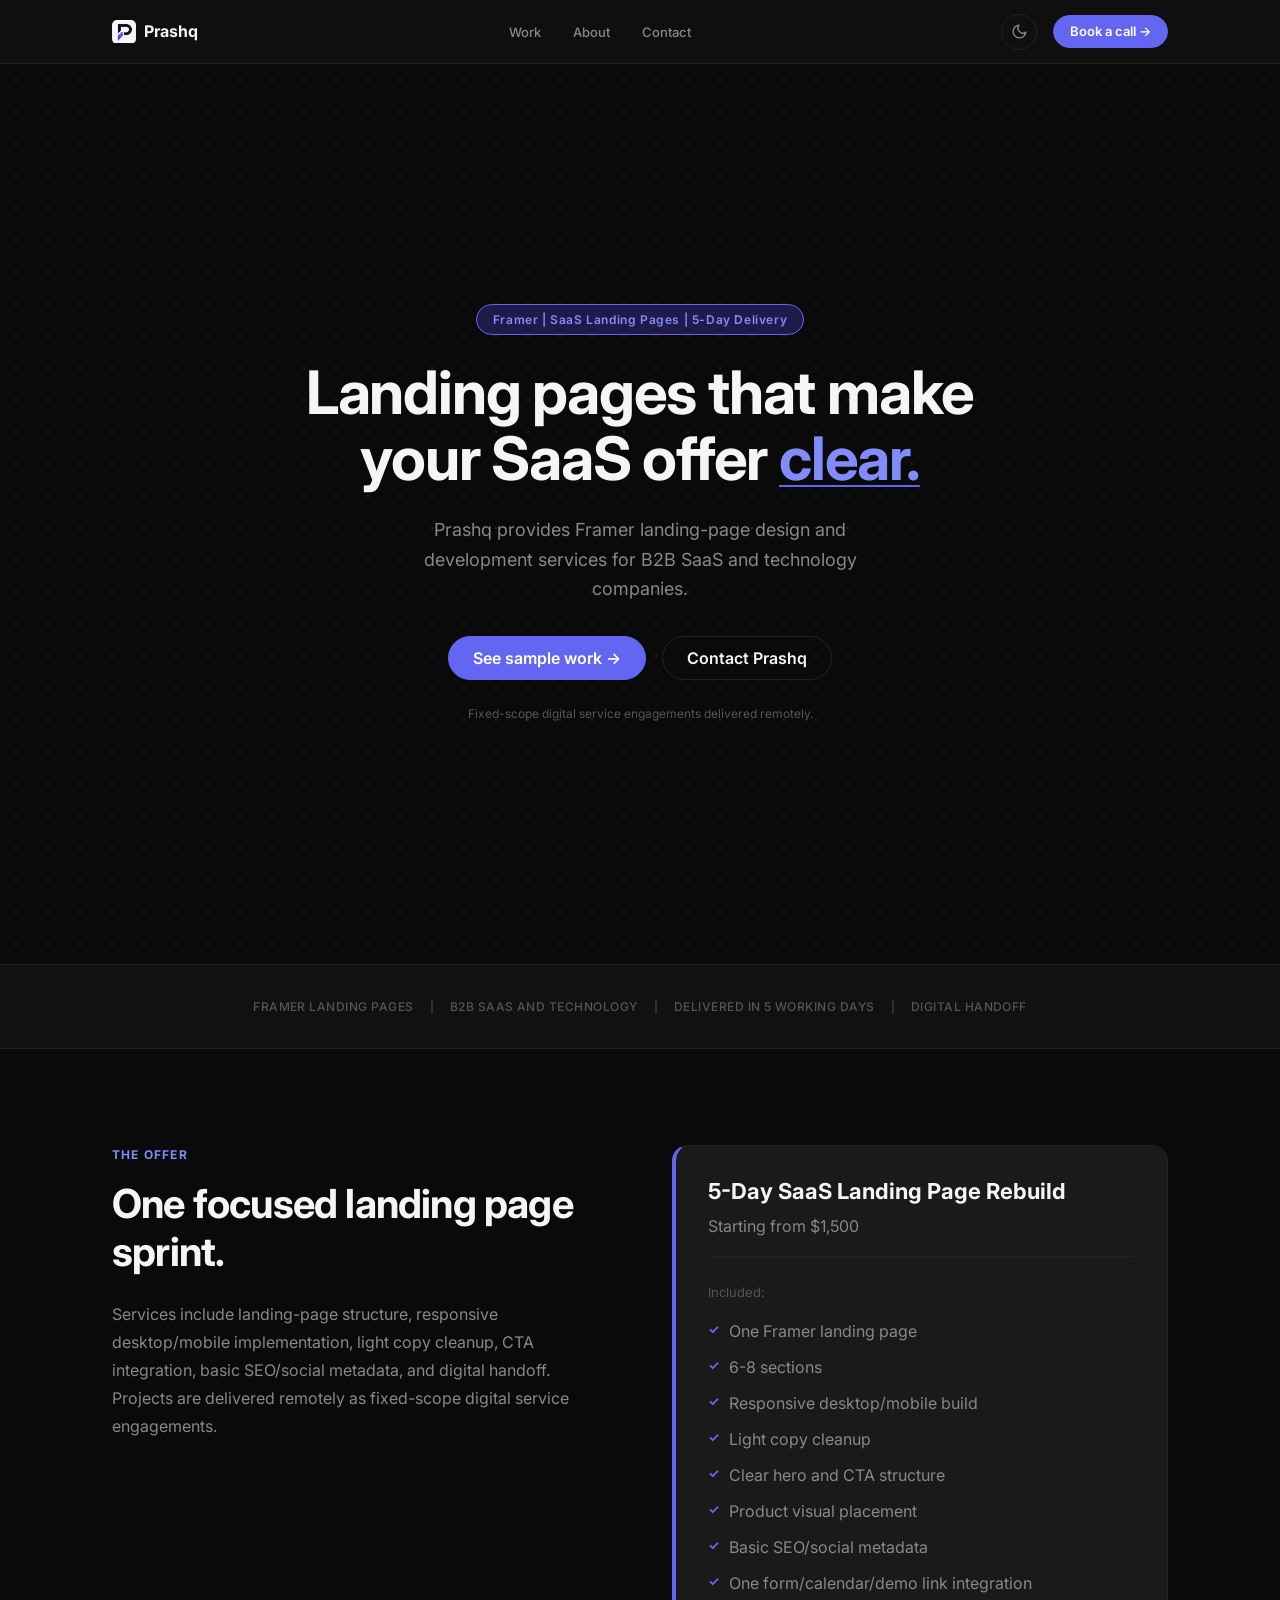
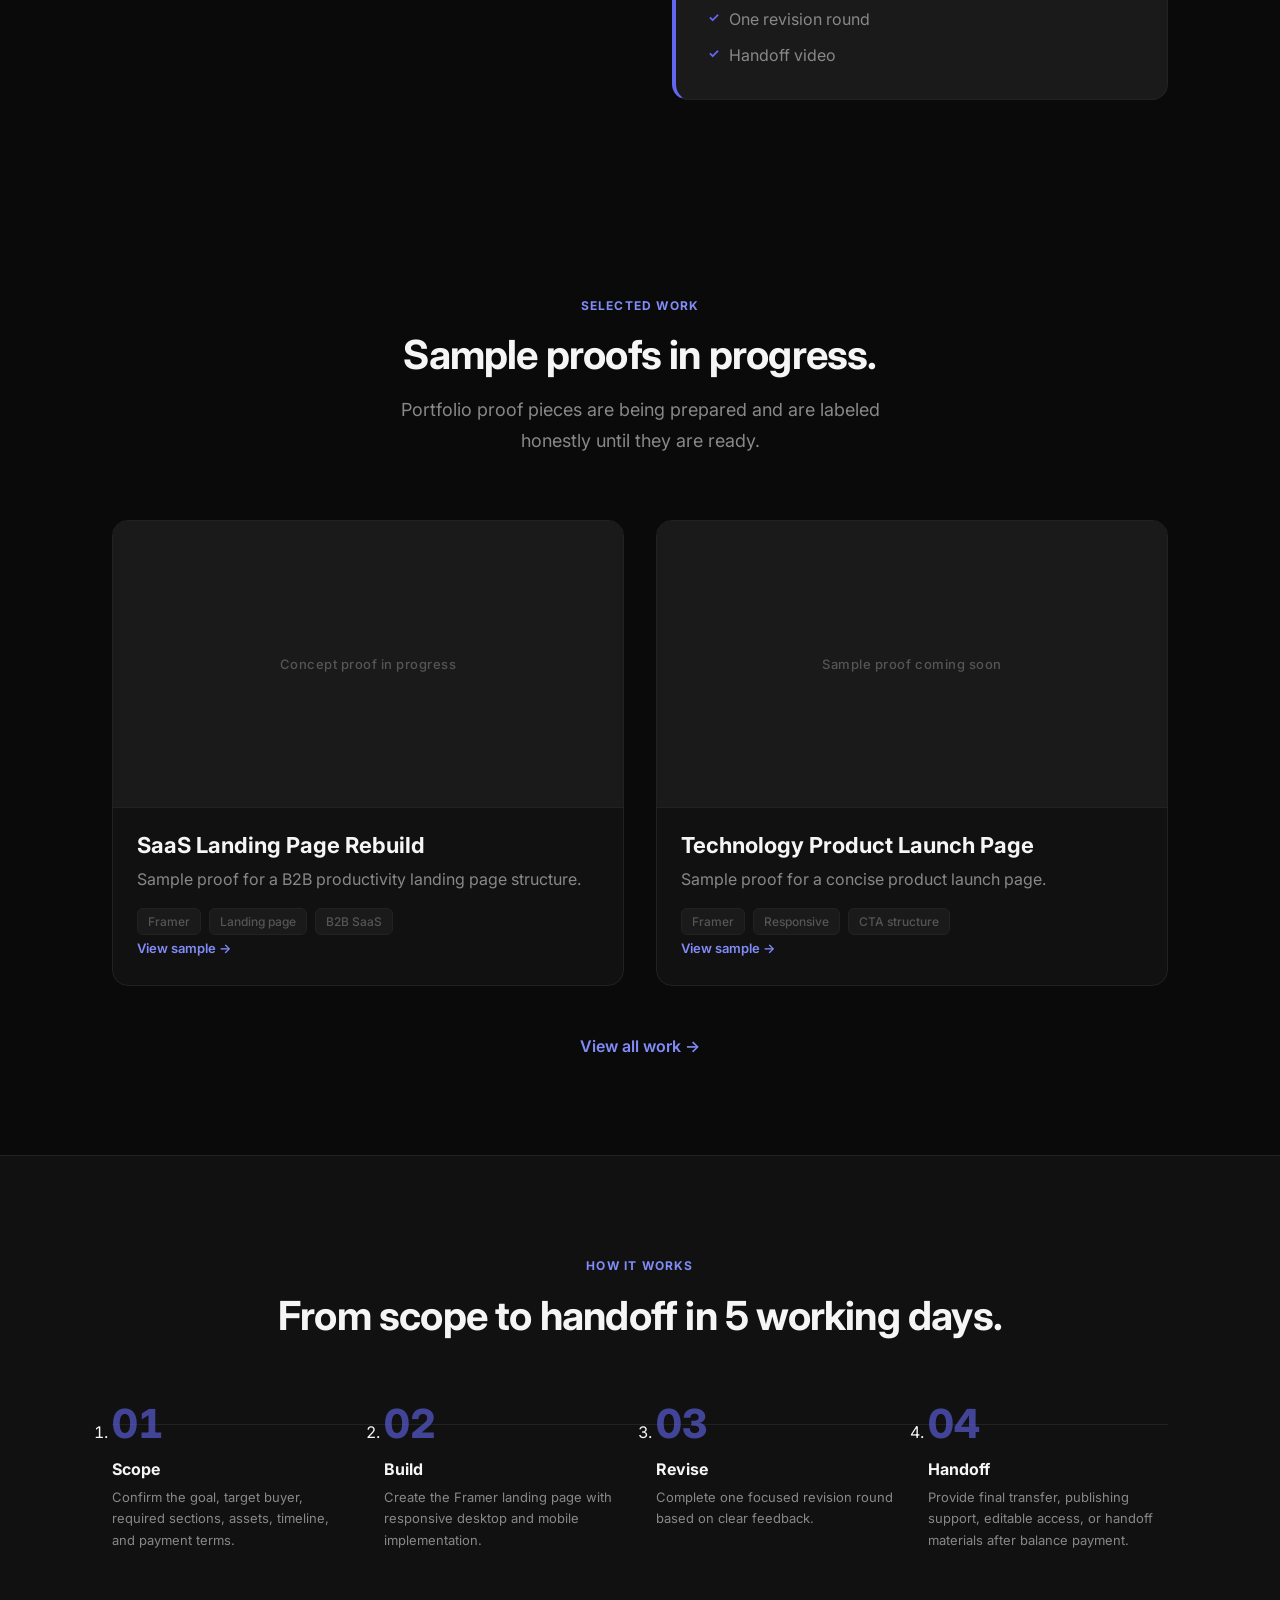
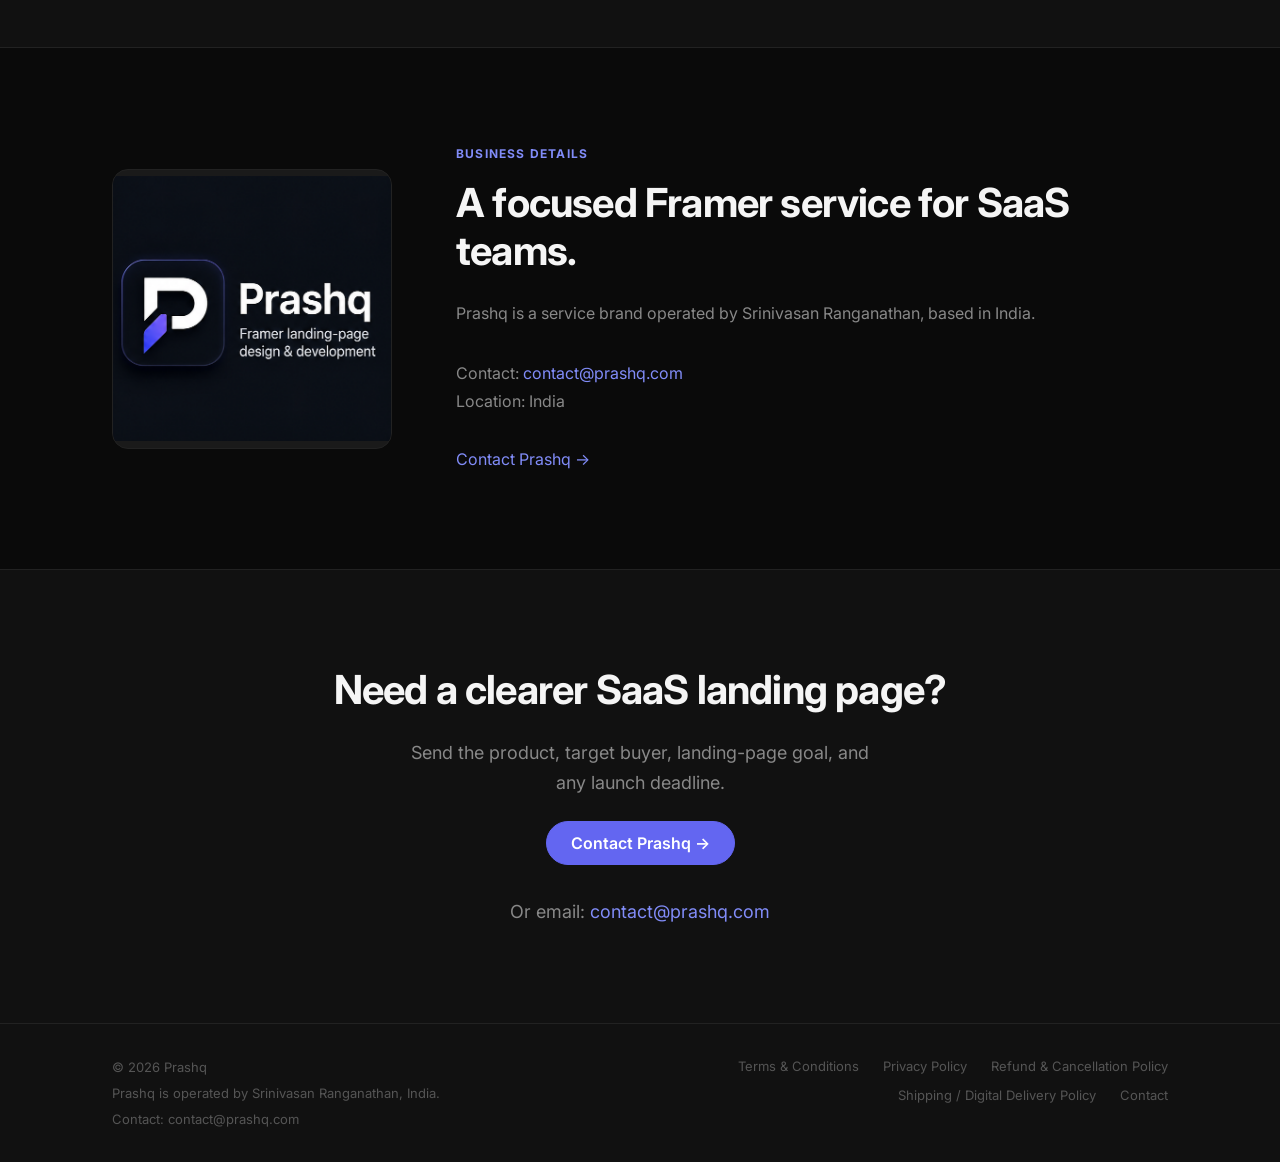
<file: index.html>
<!DOCTYPE html>
<html lang="en">
<head>
  <meta charset="UTF-8">
  <meta name="viewport" content="width=device-width, initial-scale=1.0">

  <title>Prashq &mdash; Framer Landing Page Design and Development</title>
  <meta name="description" content="Prashq provides Framer landing-page design and development services for B2B SaaS and technology companies.">

  <meta property="og:type" content="website">
  <meta property="og:url" content="https://prashq.com/">
  <meta property="og:title" content="Prashq | Framer SaaS Landing Pages">
  <meta property="og:description" content="Framer landing-page design and development services for B2B SaaS and technology companies.">
  <meta property="og:image" content="https://prashq.com/images/logo.png">
  <meta name="twitter:card" content="summary_large_image">

  <link rel="icon" type="image/png" href="images/logo.png">
  <link rel="preconnect" href="https://fonts.googleapis.com">
  <link rel="preconnect" href="https://fonts.gstatic.com" crossorigin>
  <link href="https://fonts.googleapis.com/css2?family=Inter:wght@400;500;600;700;800&display=swap" rel="stylesheet">

  <link rel="stylesheet" href="css/tokens.css">
  <link rel="stylesheet" href="css/global.css">
  <link rel="stylesheet" href="css/nav.css">
  <link rel="stylesheet" href="css/sections.css">

  <script>
    (function(){try{var t=localStorage.getItem('theme');if(t==='light')document.documentElement.setAttribute('data-theme','light');}catch(_){}}());
  </script>
</head>
<body>
  <a href="#main" class="skip-link">Skip to main content</a>

  <nav class="nav" role="navigation" aria-label="Main navigation">
    <div class="nav__inner">
      <a href="/index.html" class="nav__logo">
        <img src="images/logo.png" alt="Prashq logo" class="nav__logo-img">
        <span>Prashq</span>
      </a>

      <ul class="nav__links" role="list">
        <li><a href="/work.html">Work</a></li>
        <li><a href="/about.html">About</a></li>
        <li><a href="/contact.html">Contact</a></li>
      </ul>

      <div class="nav__actions">
        <button class="theme-toggle" aria-label="Switch to light mode" type="button">
          <svg class="icon-sun" xmlns="http://www.w3.org/2000/svg" viewBox="0 0 24 24" fill="none" stroke="currentColor" stroke-width="2" stroke-linecap="round" stroke-linejoin="round" aria-hidden="true">
            <circle cx="12" cy="12" r="5"/>
            <line x1="12" y1="1" x2="12" y2="3"/><line x1="12" y1="21" x2="12" y2="23"/>
            <line x1="4.22" y1="4.22" x2="5.64" y2="5.64"/><line x1="18.36" y1="18.36" x2="19.78" y2="19.78"/>
            <line x1="1" y1="12" x2="3" y2="12"/><line x1="21" y1="12" x2="23" y2="12"/>
            <line x1="4.22" y1="19.78" x2="5.64" y2="18.36"/><line x1="18.36" y1="5.64" x2="19.78" y2="4.22"/>
          </svg>
          <svg class="icon-moon" xmlns="http://www.w3.org/2000/svg" viewBox="0 0 24 24" fill="none" stroke="currentColor" stroke-width="2" stroke-linecap="round" stroke-linejoin="round" aria-hidden="true">
            <path d="M21 12.79A9 9 0 1 1 11.21 3 7 7 0 0 0 21 12.79z"/>
          </svg>
        </button>
        <a href="/contact.html" class="btn btn-primary btn-sm nav-cta">Book a call &rarr;</a>
        <button class="nav__hamburger" aria-label="Open menu" aria-expanded="false" type="button">
          <span></span><span></span><span></span>
        </button>
      </div>
    </div>
  </nav>

  <div class="nav__overlay" role="dialog" aria-modal="true" aria-label="Navigation menu">
    <ul role="list">
      <li><a href="/work.html">Work</a></li>
      <li><a href="/about.html">About</a></li>
      <li><a href="/contact.html">Contact</a></li>
    </ul>
    <a href="/contact.html" class="btn btn-primary overlay-cta">Book a call &rarr;</a>
  </div>

  <main id="main">
    <section class="hero" aria-label="Hero">
      <div class="hero__inner">
        <span class="tag-pill fade-up">Framer | SaaS Landing Pages | 5-Day Delivery</span>
        <h1 class="hero__h1 fade-up">
          Landing pages that make your SaaS offer <span class="accent-word">clear.</span>
        </h1>
        <p class="hero__sub fade-up">
          Prashq provides Framer landing-page design and development services for B2B SaaS and technology companies.
        </p>
        <div class="hero__buttons fade-up">
          <a href="/work.html" class="btn btn-primary">See sample work &rarr;</a>
          <a href="/contact.html" class="btn btn-secondary">Contact Prashq</a>
        </div>
        <p class="hero__disclaimer fade-up">
          Fixed-scope digital service engagements delivered remotely.
        </p>
      </div>
    </section>

    <div class="proof-strip" role="list" aria-label="Key facts">
      <div class="proof-strip__inner">
        <span class="proof-strip__item" role="listitem">Framer landing pages</span>
        <span class="proof-strip__sep" aria-hidden="true">|</span>
        <span class="proof-strip__item" role="listitem">B2B SaaS and technology</span>
        <span class="proof-strip__sep" aria-hidden="true">|</span>
        <span class="proof-strip__item" role="listitem">Delivered in 5 working days</span>
        <span class="proof-strip__sep" aria-hidden="true">|</span>
        <span class="proof-strip__item" role="listitem">Digital handoff</span>
      </div>
    </div>

    <section class="services" aria-label="Services">
      <div class="container">
        <div class="services__grid">
          <div class="services__left">
            <span class="label fade-up">The offer</span>
            <h2 class="fade-up">One focused landing page sprint.</h2>
            <p class="fade-up">
              Services include landing-page structure, responsive desktop/mobile implementation, light copy cleanup, CTA integration, basic SEO/social metadata, and digital handoff.
            </p>
            <p class="fade-up">
              Projects are delivered remotely as fixed-scope digital service engagements.
            </p>
          </div>

          <div class="offer-card fade-up" role="region" aria-label="Service package">
            <h3 class="offer-card__title">5-Day SaaS Landing Page Rebuild</h3>
            <p class="offer-card__price">Starting from $1,500</p>
            <p class="offer-card__included">Included:</p>
            <ul class="offer-card__checklist" role="list">
              <li><span class="offer-card__check" aria-hidden="true">✓</span> One Framer landing page</li>
              <li><span class="offer-card__check" aria-hidden="true">✓</span> 6-8 sections</li>
              <li><span class="offer-card__check" aria-hidden="true">✓</span> Responsive desktop/mobile build</li>
              <li><span class="offer-card__check" aria-hidden="true">✓</span> Light copy cleanup</li>
              <li><span class="offer-card__check" aria-hidden="true">✓</span> Clear hero and CTA structure</li>
              <li><span class="offer-card__check" aria-hidden="true">✓</span> Product visual placement</li>
              <li><span class="offer-card__check" aria-hidden="true">✓</span> Basic SEO/social metadata</li>
              <li><span class="offer-card__check" aria-hidden="true">✓</span> One form/calendar/demo link integration</li>
              <li><span class="offer-card__check" aria-hidden="true">✓</span> One revision round</li>
              <li><span class="offer-card__check" aria-hidden="true">✓</span> Handoff video</li>
            </ul>
          </div>
        </div>
      </div>
    </section>

    <section class="work-preview" aria-label="Selected work">
      <div class="container">
        <div class="section-header">
          <span class="label fade-up">Selected work</span>
          <h2 class="fade-up">Sample proofs in progress.</h2>
          <p class="fade-up">
            Portfolio proof pieces are being prepared and are labeled honestly until they are ready.
          </p>
        </div>

        <div class="projects-grid">
          <a href="/work/project-one.html" class="project-card fade-up" aria-label="View SaaS landing page sample proof">
            <div class="project-card__image" aria-hidden="true">Concept proof in progress</div>
            <div class="project-card__body">
              <h3 class="project-card__title">SaaS Landing Page Rebuild</h3>
              <p class="project-card__desc">Sample proof for a B2B productivity landing page structure.</p>
              <div class="tags" aria-label="Tags">
                <span class="tag">Framer</span>
                <span class="tag">Landing page</span>
                <span class="tag">B2B SaaS</span>
              </div>
              <p class="project-card__link" aria-hidden="true">View sample &rarr;</p>
            </div>
          </a>

          <a href="/work/project-two.html" class="project-card fade-up" aria-label="View technology landing page sample proof">
            <div class="project-card__image" aria-hidden="true">Sample proof coming soon</div>
            <div class="project-card__body">
              <h3 class="project-card__title">Technology Product Launch Page</h3>
              <p class="project-card__desc">Sample proof for a concise product launch page.</p>
              <div class="tags" aria-label="Tags">
                <span class="tag">Framer</span>
                <span class="tag">Responsive</span>
                <span class="tag">CTA structure</span>
              </div>
              <p class="project-card__link" aria-hidden="true">View sample &rarr;</p>
            </div>
          </a>
        </div>

        <div class="view-all">
          <a href="/work.html">View all work &rarr;</a>
        </div>
      </div>
    </section>

    <section class="process" aria-label="How it works">
      <div class="container">
        <div class="section-header">
          <span class="label fade-up">How it works</span>
          <h2 class="fade-up">From scope to handoff in 5 working days.</h2>
        </div>

        <ol class="process__steps" role="list">
          <li class="process__step fade-up">
            <span class="process__step-num" aria-hidden="true">01</span>
            <h3 class="process__step-title">Scope</h3>
            <p class="process__step-desc">Confirm the goal, target buyer, required sections, assets, timeline, and payment terms.</p>
          </li>
          <li class="process__step fade-up">
            <span class="process__step-num" aria-hidden="true">02</span>
            <h3 class="process__step-title">Build</h3>
            <p class="process__step-desc">Create the Framer landing page with responsive desktop and mobile implementation.</p>
          </li>
          <li class="process__step fade-up">
            <span class="process__step-num" aria-hidden="true">03</span>
            <h3 class="process__step-title">Revise</h3>
            <p class="process__step-desc">Complete one focused revision round based on clear feedback.</p>
          </li>
          <li class="process__step fade-up">
            <span class="process__step-num" aria-hidden="true">04</span>
            <h3 class="process__step-title">Handoff</h3>
            <p class="process__step-desc">Provide final transfer, publishing support, editable access, or handoff materials after balance payment.</p>
          </li>
        </ol>
      </div>
    </section>

    <section class="about-snippet" aria-label="About Prashq">
      <div class="container">
        <div class="about-snippet__grid">
          <div class="about-snippet__image fade-up">
            <img src="images/dark-about.png" alt="Prashq logo and service description" class="theme-about-image theme-about-image--dark">
            <img src="images/light-about.png" alt="Prashq logo and service description" class="theme-about-image theme-about-image--light">
          </div>
          <div class="about-snippet__text">
            <span class="label fade-up">Business details</span>
            <h2 class="fade-up">A focused Framer service for SaaS teams.</h2>
            <p class="fade-up">
              Prashq is a service brand operated by Srinivasan Ranganathan, based in India.
            </p>
            <p class="fade-up">
              Contact: <a href="mailto:contact@prashq.com">contact@prashq.com</a><br>
              Location: India
            </p>
            <a href="/contact.html" class="fade-up">Contact Prashq &rarr;</a>
          </div>
        </div>
      </div>
    </section>

    <section class="closing-cta" aria-label="Get in touch">
      <div class="container">
        <div class="closing-cta__inner">
          <h2 class="fade-up">Need a clearer SaaS landing page?</h2>
          <p class="fade-up">
            Send the product, target buyer, landing-page goal, and any launch deadline.
          </p>
          <a href="/contact.html" class="btn btn-primary fade-up">Contact Prashq &rarr;</a>
          <p class="closing-cta__email fade-up">
            Or email: <a href="mailto:contact@prashq.com">contact@prashq.com</a>
          </p>
        </div>
      </div>
    </section>
  </main>

  <footer class="footer" role="contentinfo">
    <div class="footer__inner container">
      <div class="footer__brand">
        <p>© 2026 Prashq</p>
        <p>Prashq is operated by Srinivasan Ranganathan, India.</p>
        <p>Contact: <a href="mailto:contact@prashq.com">contact@prashq.com</a></p>
      </div>
      <nav class="footer__links" aria-label="Footer links">
        <a href="/terms.html">Terms &amp; Conditions</a>
        <a href="/privacy.html">Privacy Policy</a>
        <a href="/refund-cancellation.html">Refund &amp; Cancellation Policy</a>
        <a href="/shipping-delivery.html">Shipping / Digital Delivery Policy</a>
        <a href="/contact.html">Contact</a>
      </nav>
    </div>
  </footer>

  <script src="js/theme.js"></script>
  <script src="js/animations.js"></script>
  <script src="js/nav.js"></script>
</body>
</html>
</file>
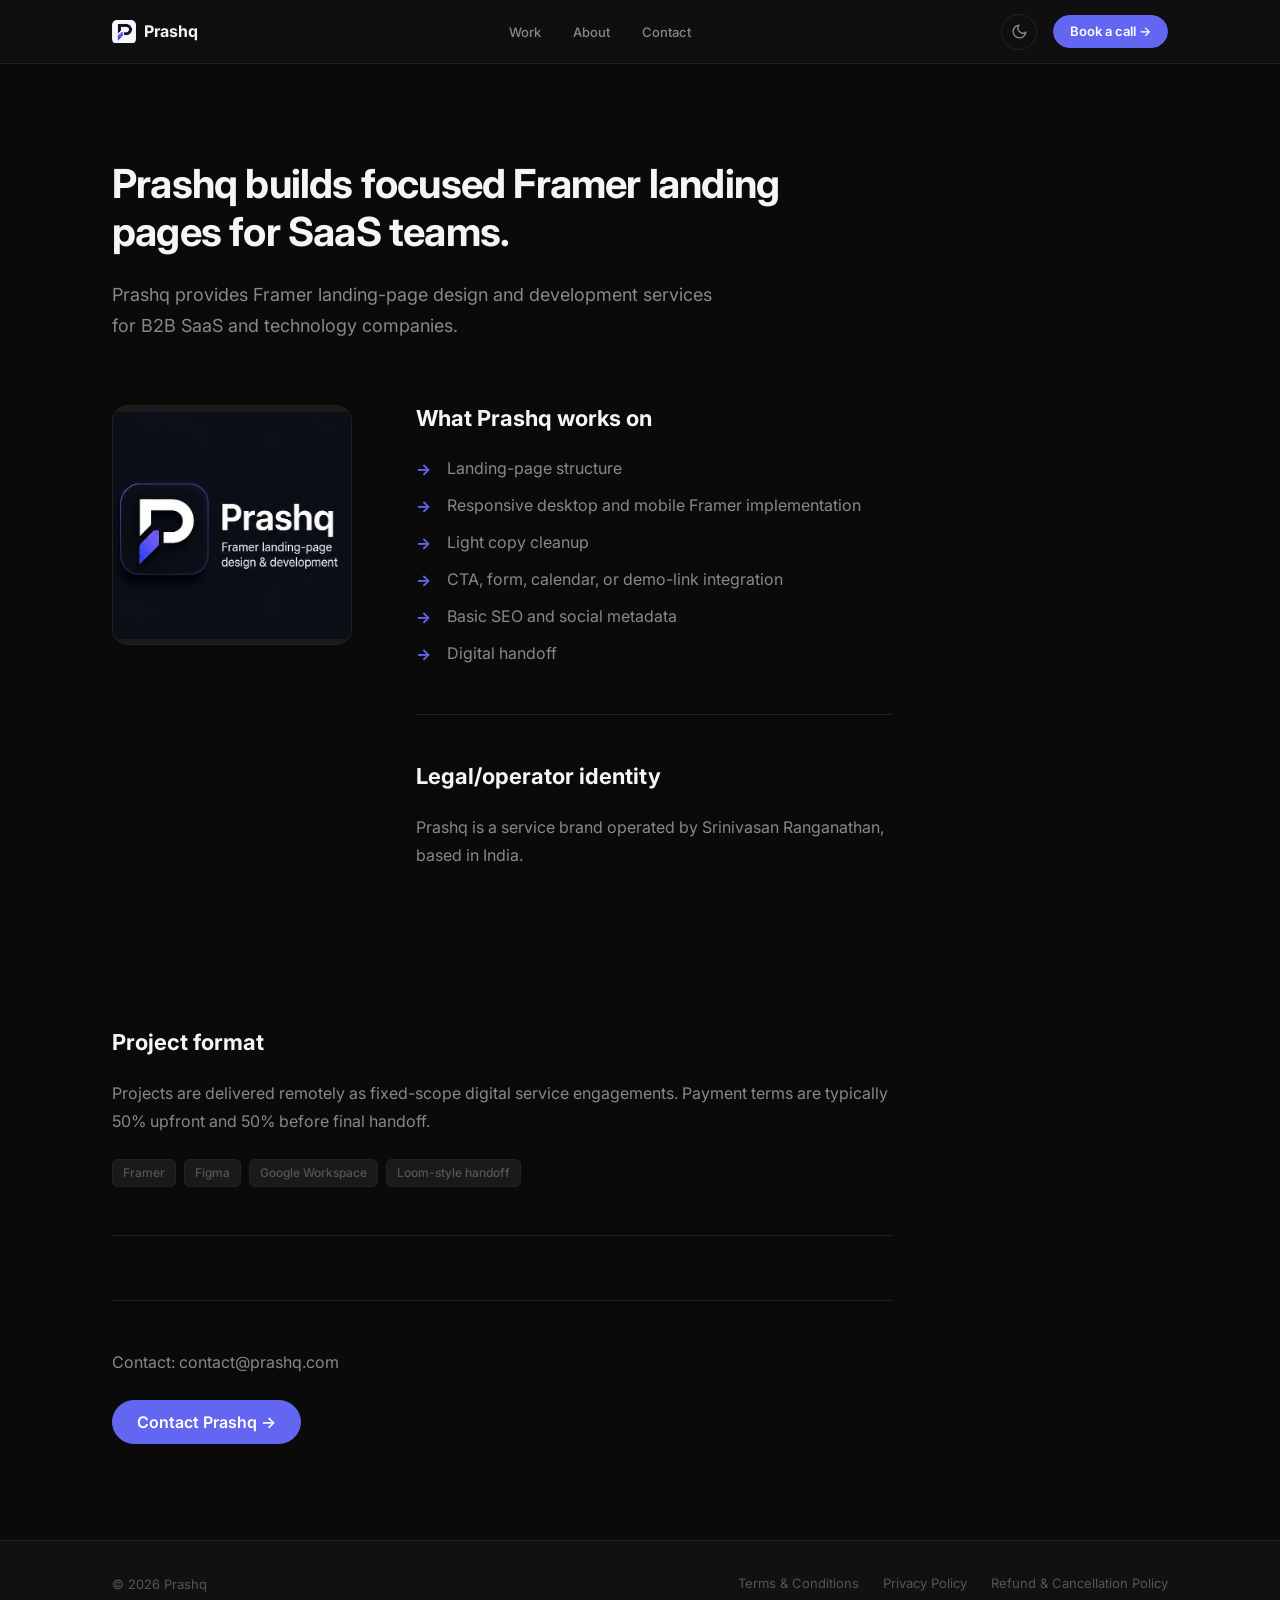
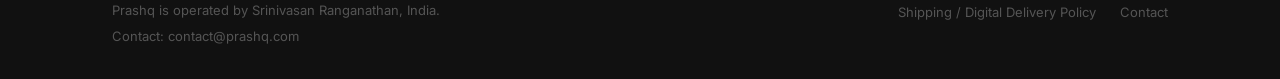
<file: about.html>
<!DOCTYPE html>
<html lang="en">
<head>
  <meta charset="UTF-8">
  <meta name="viewport" content="width=device-width, initial-scale=1.0">
  <title>About | Prashq</title>
  <meta name="description" content="About Prashq, a Framer landing-page design and development service for B2B SaaS and technology companies.">
  <meta property="og:type" content="website">
  <meta property="og:url" content="https://prashq.com/about.html">
  <meta property="og:title" content="About | Prashq">
  <meta property="og:description" content="Framer landing-page design and development services for B2B SaaS and technology companies.">
  <meta property="og:image" content="https://prashq.com/images/logo.png">
  <meta name="twitter:card" content="summary_large_image">
  <link rel="icon" type="image/png" href="images/logo.png">
  <link rel="preconnect" href="https://fonts.googleapis.com">
  <link rel="preconnect" href="https://fonts.gstatic.com" crossorigin>
  <link href="https://fonts.googleapis.com/css2?family=Inter:wght@400;500;600;700;800&display=swap" rel="stylesheet">
  <link rel="stylesheet" href="css/tokens.css">
  <link rel="stylesheet" href="css/global.css">
  <link rel="stylesheet" href="css/nav.css">
  <link rel="stylesheet" href="css/about.css">
  <script>(function(){try{var t=localStorage.getItem('theme');if(t==='light')document.documentElement.setAttribute('data-theme','light');}catch(_){}}());</script>
</head>
<body>
  <a href="#main" class="skip-link">Skip to main content</a>
  <nav class="nav" role="navigation" aria-label="Main navigation">
    <div class="nav__inner">
      <a href="/index.html" class="nav__logo">
        <img src="images/logo.png" alt="Prashq logo" class="nav__logo-img">
        <span>Prashq</span>
      </a>
      <ul class="nav__links" role="list">
        <li><a href="/work.html">Work</a></li>
        <li><a href="/about.html" aria-current="page">About</a></li>
        <li><a href="/contact.html">Contact</a></li>
      </ul>
      <div class="nav__actions">
        <button class="theme-toggle" aria-label="Switch to light mode" type="button">
          <svg class="icon-sun" xmlns="http://www.w3.org/2000/svg" viewBox="0 0 24 24" fill="none" stroke="currentColor" stroke-width="2" stroke-linecap="round" stroke-linejoin="round" aria-hidden="true"><circle cx="12" cy="12" r="5"/><line x1="12" y1="1" x2="12" y2="3"/><line x1="12" y1="21" x2="12" y2="23"/><line x1="4.22" y1="4.22" x2="5.64" y2="5.64"/><line x1="18.36" y1="18.36" x2="19.78" y2="19.78"/><line x1="1" y1="12" x2="3" y2="12"/><line x1="21" y1="12" x2="23" y2="12"/><line x1="4.22" y1="19.78" x2="5.64" y2="18.36"/><line x1="18.36" y1="5.64" x2="19.78" y2="4.22"/></svg>
          <svg class="icon-moon" xmlns="http://www.w3.org/2000/svg" viewBox="0 0 24 24" fill="none" stroke="currentColor" stroke-width="2" stroke-linecap="round" stroke-linejoin="round" aria-hidden="true"><path d="M21 12.79A9 9 0 1 1 11.21 3 7 7 0 0 0 21 12.79z"/></svg>
        </button>
        <a href="/contact.html" class="btn btn-primary btn-sm nav-cta">Book a call &rarr;</a>
        <button class="nav__hamburger" aria-label="Open menu" aria-expanded="false" type="button"><span></span><span></span><span></span></button>
      </div>
    </div>
  </nav>
  <div class="nav__overlay" role="dialog" aria-modal="true" aria-label="Navigation menu"><ul role="list"><li><a href="/work.html">Work</a></li><li><a href="/about.html">About</a></li><li><a href="/contact.html">Contact</a></li></ul><a href="/contact.html" class="btn btn-primary overlay-cta">Book a call &rarr;</a></div>

  <main id="main">
    <div class="about-page">
      <div class="container">
        <div class="about-page__inner">
          <div class="about-page__header">
            <h1 class="fade-up">Prashq builds focused Framer landing pages for SaaS teams.</h1>
            <p class="fade-up">Prashq provides Framer landing-page design and development services for B2B SaaS and technology companies.</p>
          </div>
          <div class="about-page__grid">
            <div class="about-page__image fade-up">
              <img src="images/dark-about.png" alt="Prashq logo and service description" class="theme-about-image theme-about-image--dark">
              <img src="images/light-about.png" alt="Prashq logo and service description" class="theme-about-image theme-about-image--light">
            </div>
            <div>
              <div class="about-page__section fade-up">
                <h3>What Prashq works on</h3>
                <ul class="about-page__list" role="list">
                  <li>Landing-page structure</li>
                  <li>Responsive desktop and mobile Framer implementation</li>
                  <li>Light copy cleanup</li>
                  <li>CTA, form, calendar, or demo-link integration</li>
                  <li>Basic SEO and social metadata</li>
                  <li>Digital handoff</li>
                </ul>
              </div>
              <div class="about-page__section fade-up">
                <h3>Legal/operator identity</h3>
                <p>Prashq is a service brand operated by Srinivasan Ranganathan, based in India.</p>
              </div>
            </div>
          </div>
          <div class="about-page__section fade-up">
            <h3>Project format</h3>
            <p>Projects are delivered remotely as fixed-scope digital service engagements. Payment terms are typically 50% upfront and 50% before final handoff.</p>
            <div class="about-page__tools" role="list" aria-label="Tools">
              <span class="tag" role="listitem">Framer</span>
              <span class="tag" role="listitem">Figma</span>
              <span class="tag" role="listitem">Google Workspace</span>
              <span class="tag" role="listitem">Loom-style handoff</span>
            </div>
          </div>
          <div class="about-page__cta fade-up">
            <p>Contact: contact@prashq.com</p>
            <a href="/contact.html" class="btn btn-primary">Contact Prashq &rarr;</a>
          </div>
        </div>
      </div>
    </div>
  </main>

  <footer class="footer" role="contentinfo"><div class="footer__inner container"><div class="footer__brand"><p>© 2026 Prashq</p><p>Prashq is operated by Srinivasan Ranganathan, India.</p><p>Contact: <a href="mailto:contact@prashq.com">contact@prashq.com</a></p></div><nav class="footer__links" aria-label="Footer links"><a href="/terms.html">Terms &amp; Conditions</a><a href="/privacy.html">Privacy Policy</a><a href="/refund-cancellation.html">Refund &amp; Cancellation Policy</a><a href="/shipping-delivery.html">Shipping / Digital Delivery Policy</a><a href="/contact.html">Contact</a></nav></div></footer>
  <script src="js/theme.js"></script><script src="js/animations.js"></script><script src="js/nav.js"></script>
</body>
</html>
</file>
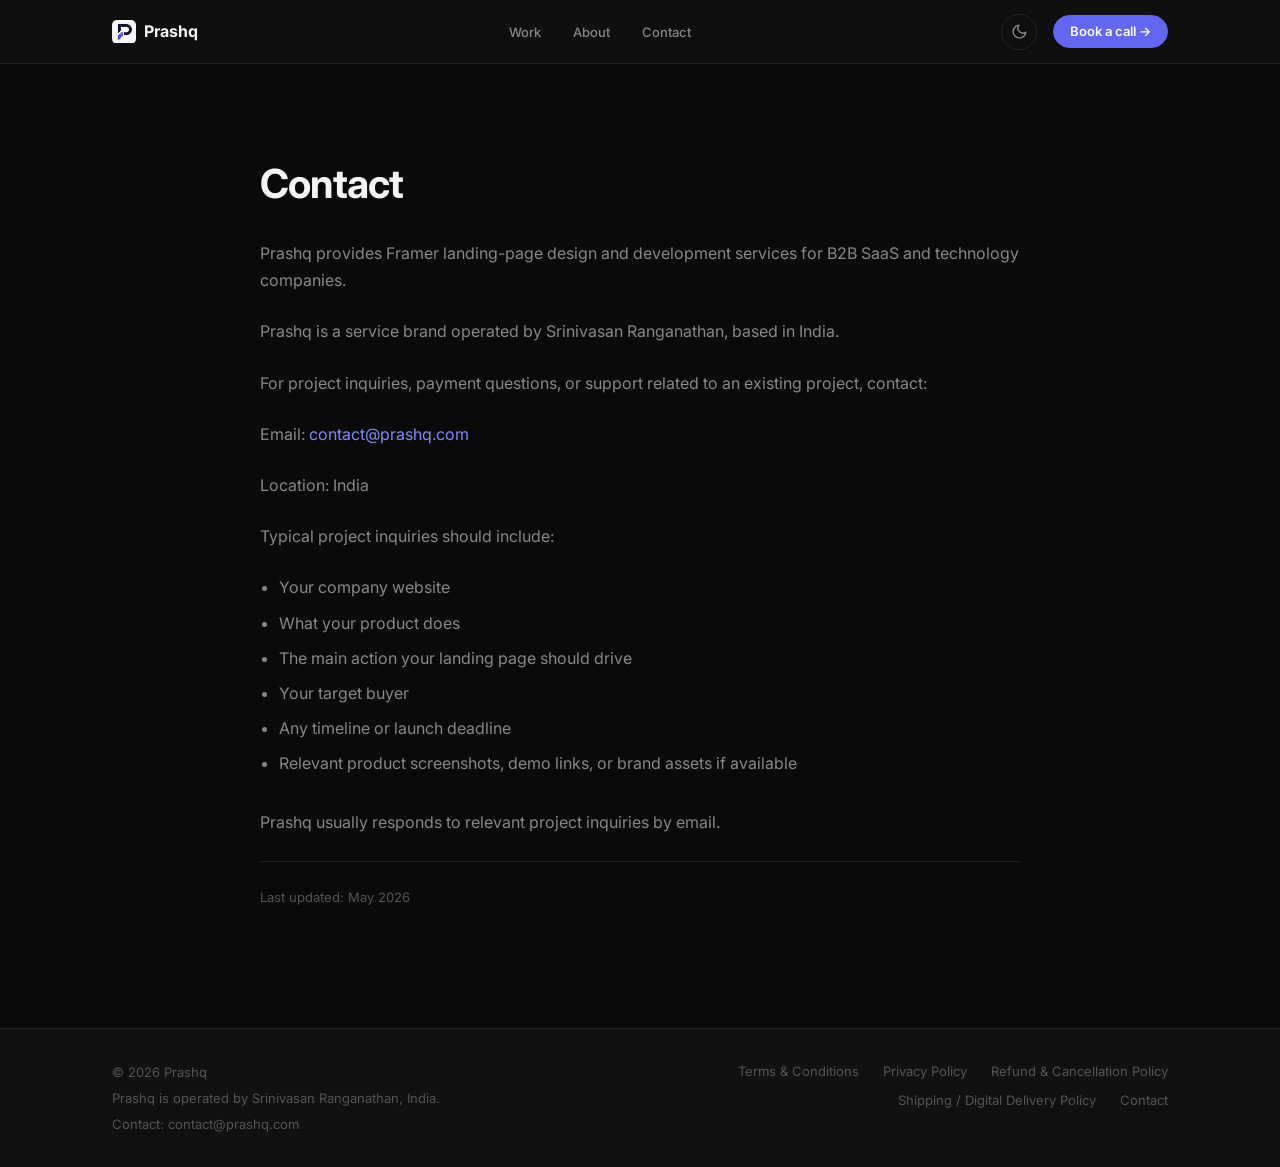
<file: contact.html>
<!DOCTYPE html>
<html lang="en">
<head>
  <meta charset="UTF-8">
  <meta name="viewport" content="width=device-width, initial-scale=1.0">

  <title>Contact &mdash; Prashq</title>
  <meta name="description" content="Contact Prashq for Framer landing-page design and development services.">

  <meta property="og:type" content="website">
  <meta property="og:url" content="https://prashq.com/contact.html">
  <meta property="og:title" content="Contact | Prashq">
  <meta property="og:description" content="Contact Prashq for Framer landing-page design and development services.">
  <meta property="og:image" content="https://prashq.com/images/logo.png">
  <meta name="twitter:card" content="summary_large_image">

  <link rel="icon" type="image/png" href="images/logo.png">
  <link rel="preconnect" href="https://fonts.googleapis.com">
  <link rel="preconnect" href="https://fonts.gstatic.com" crossorigin>
  <link href="https://fonts.googleapis.com/css2?family=Inter:wght@400;500;600;700;800&display=swap" rel="stylesheet">

  <link rel="stylesheet" href="css/tokens.css">
  <link rel="stylesheet" href="css/global.css">
  <link rel="stylesheet" href="css/nav.css">
  <link rel="stylesheet" href="css/legal.css">

  <script>
    (function(){try{var t=localStorage.getItem('theme');if(t==='light')document.documentElement.setAttribute('data-theme','light');}catch(_){}}());
  </script>
</head>
<body>
  <a href="#main" class="skip-link">Skip to main content</a>

  <nav class="nav" role="navigation" aria-label="Main navigation">
    <div class="nav__inner">
      <a href="/index.html" class="nav__logo">
        <img src="images/logo.png" alt="Prashq logo" class="nav__logo-img">
        <span>Prashq</span>
      </a>
      <ul class="nav__links" role="list">
        <li><a href="/work.html">Work</a></li>
        <li><a href="/about.html">About</a></li>
        <li><a href="/contact.html" aria-current="page">Contact</a></li>
      </ul>
      <div class="nav__actions">
        <button class="theme-toggle" aria-label="Switch to light mode" type="button">
          <svg class="icon-sun" xmlns="http://www.w3.org/2000/svg" viewBox="0 0 24 24" fill="none" stroke="currentColor" stroke-width="2" stroke-linecap="round" stroke-linejoin="round" aria-hidden="true"><circle cx="12" cy="12" r="5"/><line x1="12" y1="1" x2="12" y2="3"/><line x1="12" y1="21" x2="12" y2="23"/><line x1="4.22" y1="4.22" x2="5.64" y2="5.64"/><line x1="18.36" y1="18.36" x2="19.78" y2="19.78"/><line x1="1" y1="12" x2="3" y2="12"/><line x1="21" y1="12" x2="23" y2="12"/><line x1="4.22" y1="19.78" x2="5.64" y2="18.36"/><line x1="18.36" y1="5.64" x2="19.78" y2="4.22"/></svg>
          <svg class="icon-moon" xmlns="http://www.w3.org/2000/svg" viewBox="0 0 24 24" fill="none" stroke="currentColor" stroke-width="2" stroke-linecap="round" stroke-linejoin="round" aria-hidden="true"><path d="M21 12.79A9 9 0 1 1 11.21 3 7 7 0 0 0 21 12.79z"/></svg>
        </button>
        <a href="/contact.html" class="btn btn-primary btn-sm nav-cta" aria-current="page">Book a call &rarr;</a>
        <button class="nav__hamburger" aria-label="Open menu" aria-expanded="false" type="button"><span></span><span></span><span></span></button>
      </div>
    </div>
  </nav>

  <div class="nav__overlay" role="dialog" aria-modal="true" aria-label="Navigation menu">
    <ul role="list">
      <li><a href="/work.html">Work</a></li>
      <li><a href="/about.html">About</a></li>
      <li><a href="/contact.html">Contact</a></li>
    </ul>
    <a href="/contact.html" class="btn btn-primary overlay-cta">Book a call &rarr;</a>
  </div>

  <main id="main">
    <section class="legal-page">
      <div class="container">
        <div class="legal-page__inner">
          <h1>Contact</h1>
          <p>Prashq provides Framer landing-page design and development services for B2B SaaS and technology companies.</p>
          <p>Prashq is a service brand operated by Srinivasan Ranganathan, based in India.</p>
          <p>For project inquiries, payment questions, or support related to an existing project, contact:</p>
          <p>Email: <a href="mailto:contact@prashq.com">contact@prashq.com</a></p>
          <p>Location: India</p>
          <p>Typical project inquiries should include:</p>
          <ul>
            <li>Your company website</li>
            <li>What your product does</li>
            <li>The main action your landing page should drive</li>
            <li>Your target buyer</li>
            <li>Any timeline or launch deadline</li>
            <li>Relevant product screenshots, demo links, or brand assets if available</li>
          </ul>
          <p>Prashq usually responds to relevant project inquiries by email.</p>
          <p class="legal-page__meta">Last updated: May 2026</p>
        </div>
      </div>
    </section>
  </main>

  <footer class="footer" role="contentinfo">
    <div class="footer__inner container">
      <div class="footer__brand">
        <p>© 2026 Prashq</p>
        <p>Prashq is operated by Srinivasan Ranganathan, India.</p>
        <p>Contact: <a href="mailto:contact@prashq.com">contact@prashq.com</a></p>
      </div>
      <nav class="footer__links" aria-label="Footer links">
        <a href="/terms.html">Terms &amp; Conditions</a>
        <a href="/privacy.html">Privacy Policy</a>
        <a href="/refund-cancellation.html">Refund &amp; Cancellation Policy</a>
        <a href="/shipping-delivery.html">Shipping / Digital Delivery Policy</a>
        <a href="/contact.html" aria-current="page">Contact</a>
      </nav>
    </div>
  </footer>

  <script src="js/theme.js"></script>
  <script src="js/animations.js"></script>
  <script src="js/nav.js"></script>
</body>
</html>
</file>
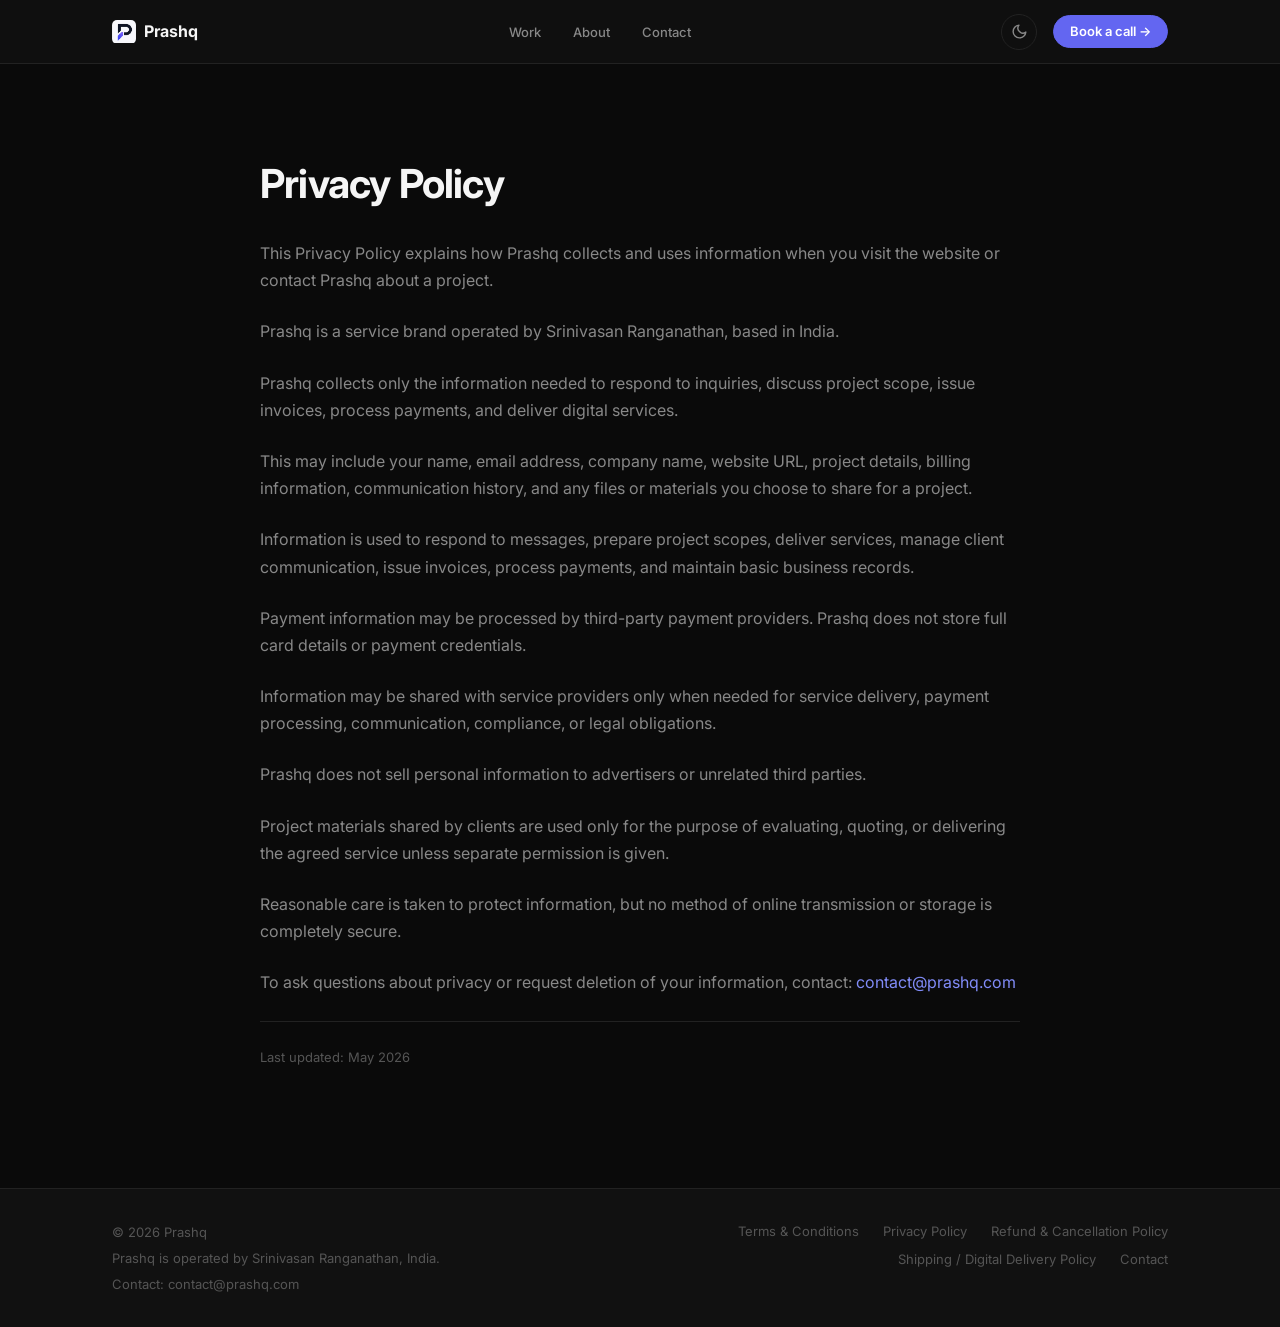
<file: privacy.html>
<!DOCTYPE html>
<html lang="en">
<head>
  <meta charset="UTF-8">
  <meta name="viewport" content="width=device-width, initial-scale=1.0">
  <title>Privacy Policy &mdash; Prashq</title>
  <meta name="description" content="Privacy policy for Prashq.">
  <meta property="og:type" content="website">
  <meta property="og:url" content="https://prashq.com/privacy.html">
  <meta property="og:title" content="Privacy Policy | Prashq">
  <meta property="og:description" content="Privacy policy for Prashq.">
  <meta property="og:image" content="https://prashq.com/images/logo.png">
  <meta name="twitter:card" content="summary_large_image">
  <link rel="icon" type="image/png" href="images/logo.png">
  <link rel="preconnect" href="https://fonts.googleapis.com">
  <link rel="preconnect" href="https://fonts.gstatic.com" crossorigin>
  <link href="https://fonts.googleapis.com/css2?family=Inter:wght@400;500;600;700;800&display=swap" rel="stylesheet">
  <link rel="stylesheet" href="css/tokens.css">
  <link rel="stylesheet" href="css/global.css">
  <link rel="stylesheet" href="css/nav.css">
  <link rel="stylesheet" href="css/legal.css">
  <script>(function(){try{var t=localStorage.getItem('theme');if(t==='light')document.documentElement.setAttribute('data-theme','light');}catch(_){}}());</script>
</head>
<body>
  <a href="#main" class="skip-link">Skip to main content</a>
  <nav class="nav" role="navigation" aria-label="Main navigation"><div class="nav__inner"><a href="/index.html" class="nav__logo"><img src="images/logo.png" alt="Prashq logo" class="nav__logo-img"><span>Prashq</span></a><ul class="nav__links" role="list"><li><a href="/work.html">Work</a></li><li><a href="/about.html">About</a></li><li><a href="/contact.html">Contact</a></li></ul><div class="nav__actions"><button class="theme-toggle" aria-label="Switch to light mode" type="button"><svg class="icon-sun" xmlns="http://www.w3.org/2000/svg" viewBox="0 0 24 24" fill="none" stroke="currentColor" stroke-width="2" stroke-linecap="round" stroke-linejoin="round" aria-hidden="true"><circle cx="12" cy="12" r="5"/><line x1="12" y1="1" x2="12" y2="3"/><line x1="12" y1="21" x2="12" y2="23"/><line x1="4.22" y1="4.22" x2="5.64" y2="5.64"/><line x1="18.36" y1="18.36" x2="19.78" y2="19.78"/><line x1="1" y1="12" x2="3" y2="12"/><line x1="21" y1="12" x2="23" y2="12"/><line x1="4.22" y1="19.78" x2="5.64" y2="18.36"/><line x1="18.36" y1="5.64" x2="19.78" y2="4.22"/></svg><svg class="icon-moon" xmlns="http://www.w3.org/2000/svg" viewBox="0 0 24 24" fill="none" stroke="currentColor" stroke-width="2" stroke-linecap="round" stroke-linejoin="round" aria-hidden="true"><path d="M21 12.79A9 9 0 1 1 11.21 3 7 7 0 0 0 21 12.79z"/></svg></button><a href="/contact.html" class="btn btn-primary btn-sm nav-cta">Book a call &rarr;</a><button class="nav__hamburger" aria-label="Open menu" aria-expanded="false" type="button"><span></span><span></span><span></span></button></div></div></nav>
  <div class="nav__overlay" role="dialog" aria-modal="true" aria-label="Navigation menu"><ul role="list"><li><a href="/work.html">Work</a></li><li><a href="/about.html">About</a></li><li><a href="/contact.html">Contact</a></li></ul><a href="/contact.html" class="btn btn-primary overlay-cta">Book a call &rarr;</a></div>
  <main id="main"><section class="legal-page"><div class="container"><div class="legal-page__inner">
    <h1>Privacy Policy</h1>
    <p>This Privacy Policy explains how Prashq collects and uses information when you visit the website or contact Prashq about a project.</p>
    <p>Prashq is a service brand operated by Srinivasan Ranganathan, based in India.</p>
    <p>Prashq collects only the information needed to respond to inquiries, discuss project scope, issue invoices, process payments, and deliver digital services.</p>
    <p>This may include your name, email address, company name, website URL, project details, billing information, communication history, and any files or materials you choose to share for a project.</p>
    <p>Information is used to respond to messages, prepare project scopes, deliver services, manage client communication, issue invoices, process payments, and maintain basic business records.</p>
    <p>Payment information may be processed by third-party payment providers. Prashq does not store full card details or payment credentials.</p>
    <p>Information may be shared with service providers only when needed for service delivery, payment processing, communication, compliance, or legal obligations.</p>
    <p>Prashq does not sell personal information to advertisers or unrelated third parties.</p>
    <p>Project materials shared by clients are used only for the purpose of evaluating, quoting, or delivering the agreed service unless separate permission is given.</p>
    <p>Reasonable care is taken to protect information, but no method of online transmission or storage is completely secure.</p>
    <p>To ask questions about privacy or request deletion of your information, contact: <a href="mailto:contact@prashq.com">contact@prashq.com</a></p>
    <p class="legal-page__meta">Last updated: May 2026</p>
  </div></div></section></main>
  <footer class="footer" role="contentinfo"><div class="footer__inner container"><div class="footer__brand"><p>© 2026 Prashq</p><p>Prashq is operated by Srinivasan Ranganathan, India.</p><p>Contact: <a href="mailto:contact@prashq.com">contact@prashq.com</a></p></div><nav class="footer__links" aria-label="Footer links"><a href="/terms.html">Terms &amp; Conditions</a><a href="/privacy.html" aria-current="page">Privacy Policy</a><a href="/refund-cancellation.html">Refund &amp; Cancellation Policy</a><a href="/shipping-delivery.html">Shipping / Digital Delivery Policy</a><a href="/contact.html">Contact</a></nav></div></footer>
  <script src="js/theme.js"></script><script src="js/animations.js"></script><script src="js/nav.js"></script>
</body>
</html>
</file>
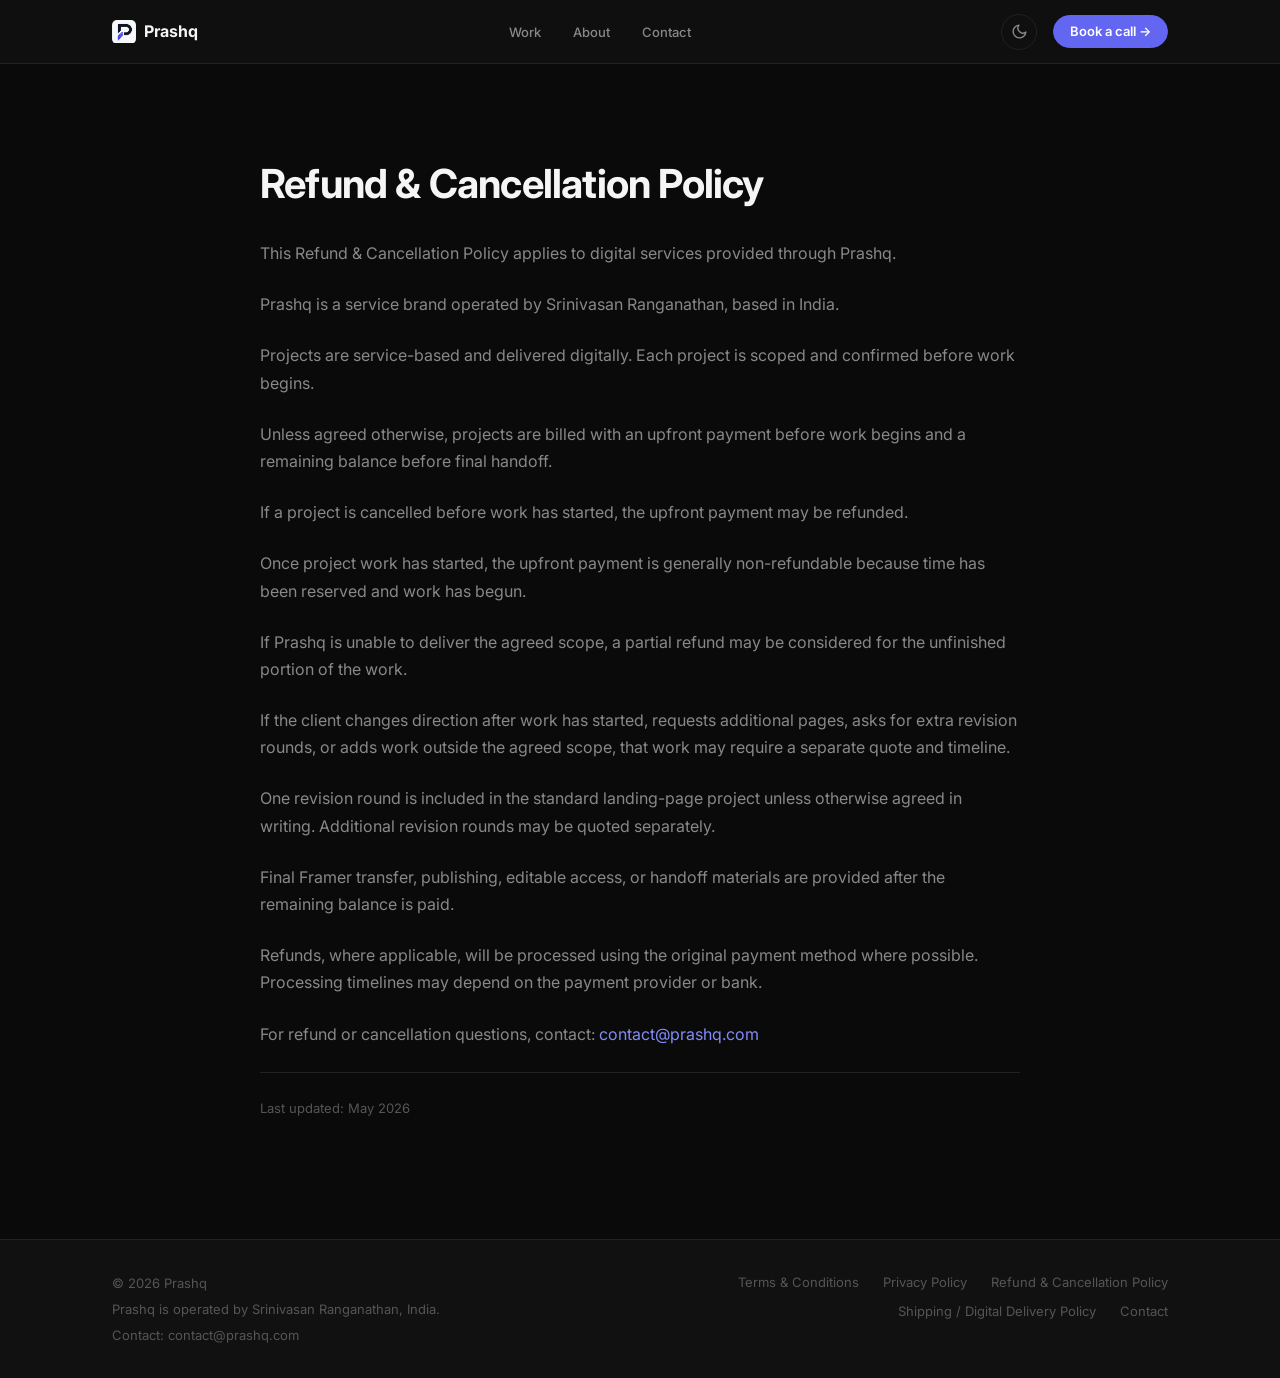
<file: refund-cancellation.html>
<!DOCTYPE html>
<html lang="en">
<head>
  <meta charset="UTF-8">
  <meta name="viewport" content="width=device-width, initial-scale=1.0">
  <title>Refund &amp; Cancellation Policy &mdash; Prashq</title>
  <meta name="description" content="Refund and cancellation policy for Prashq digital services.">
  <meta property="og:type" content="website">
  <meta property="og:url" content="https://prashq.com/refund-cancellation.html">
  <meta property="og:title" content="Refund &amp; Cancellation Policy | Prashq">
  <meta property="og:description" content="Refund and cancellation policy for Prashq digital services.">
  <meta property="og:image" content="https://prashq.com/images/logo.png">
  <meta name="twitter:card" content="summary_large_image">
  <link rel="icon" type="image/png" href="images/logo.png">
  <link rel="preconnect" href="https://fonts.googleapis.com">
  <link rel="preconnect" href="https://fonts.gstatic.com" crossorigin>
  <link href="https://fonts.googleapis.com/css2?family=Inter:wght@400;500;600;700;800&display=swap" rel="stylesheet">
  <link rel="stylesheet" href="css/tokens.css">
  <link rel="stylesheet" href="css/global.css">
  <link rel="stylesheet" href="css/nav.css">
  <link rel="stylesheet" href="css/legal.css">
  <script>(function(){try{var t=localStorage.getItem('theme');if(t==='light')document.documentElement.setAttribute('data-theme','light');}catch(_){}}());</script>
</head>
<body>
  <a href="#main" class="skip-link">Skip to main content</a>
  <nav class="nav" role="navigation" aria-label="Main navigation"><div class="nav__inner"><a href="/index.html" class="nav__logo"><img src="images/logo.png" alt="Prashq logo" class="nav__logo-img"><span>Prashq</span></a><ul class="nav__links" role="list"><li><a href="/work.html">Work</a></li><li><a href="/about.html">About</a></li><li><a href="/contact.html">Contact</a></li></ul><div class="nav__actions"><button class="theme-toggle" aria-label="Switch to light mode" type="button"><svg class="icon-sun" xmlns="http://www.w3.org/2000/svg" viewBox="0 0 24 24" fill="none" stroke="currentColor" stroke-width="2" stroke-linecap="round" stroke-linejoin="round" aria-hidden="true"><circle cx="12" cy="12" r="5"/><line x1="12" y1="1" x2="12" y2="3"/><line x1="12" y1="21" x2="12" y2="23"/><line x1="4.22" y1="4.22" x2="5.64" y2="5.64"/><line x1="18.36" y1="18.36" x2="19.78" y2="19.78"/><line x1="1" y1="12" x2="3" y2="12"/><line x1="21" y1="12" x2="23" y2="12"/><line x1="4.22" y1="19.78" x2="5.64" y2="18.36"/><line x1="18.36" y1="5.64" x2="19.78" y2="4.22"/></svg><svg class="icon-moon" xmlns="http://www.w3.org/2000/svg" viewBox="0 0 24 24" fill="none" stroke="currentColor" stroke-width="2" stroke-linecap="round" stroke-linejoin="round" aria-hidden="true"><path d="M21 12.79A9 9 0 1 1 11.21 3 7 7 0 0 0 21 12.79z"/></svg></button><a href="/contact.html" class="btn btn-primary btn-sm nav-cta">Book a call &rarr;</a><button class="nav__hamburger" aria-label="Open menu" aria-expanded="false" type="button"><span></span><span></span><span></span></button></div></div></nav>
  <div class="nav__overlay" role="dialog" aria-modal="true" aria-label="Navigation menu"><ul role="list"><li><a href="/work.html">Work</a></li><li><a href="/about.html">About</a></li><li><a href="/contact.html">Contact</a></li></ul><a href="/contact.html" class="btn btn-primary overlay-cta">Book a call &rarr;</a></div>
  <main id="main"><section class="legal-page"><div class="container"><div class="legal-page__inner">
    <h1>Refund &amp; Cancellation Policy</h1>
    <p>This Refund &amp; Cancellation Policy applies to digital services provided through Prashq.</p>
    <p>Prashq is a service brand operated by Srinivasan Ranganathan, based in India.</p>
    <p>Projects are service-based and delivered digitally. Each project is scoped and confirmed before work begins.</p>
    <p>Unless agreed otherwise, projects are billed with an upfront payment before work begins and a remaining balance before final handoff.</p>
    <p>If a project is cancelled before work has started, the upfront payment may be refunded.</p>
    <p>Once project work has started, the upfront payment is generally non-refundable because time has been reserved and work has begun.</p>
    <p>If Prashq is unable to deliver the agreed scope, a partial refund may be considered for the unfinished portion of the work.</p>
    <p>If the client changes direction after work has started, requests additional pages, asks for extra revision rounds, or adds work outside the agreed scope, that work may require a separate quote and timeline.</p>
    <p>One revision round is included in the standard landing-page project unless otherwise agreed in writing. Additional revision rounds may be quoted separately.</p>
    <p>Final Framer transfer, publishing, editable access, or handoff materials are provided after the remaining balance is paid.</p>
    <p>Refunds, where applicable, will be processed using the original payment method where possible. Processing timelines may depend on the payment provider or bank.</p>
    <p>For refund or cancellation questions, contact: <a href="mailto:contact@prashq.com">contact@prashq.com</a></p>
    <p class="legal-page__meta">Last updated: May 2026</p>
  </div></div></section></main>
  <footer class="footer" role="contentinfo"><div class="footer__inner container"><div class="footer__brand"><p>© 2026 Prashq</p><p>Prashq is operated by Srinivasan Ranganathan, India.</p><p>Contact: <a href="mailto:contact@prashq.com">contact@prashq.com</a></p></div><nav class="footer__links" aria-label="Footer links"><a href="/terms.html">Terms &amp; Conditions</a><a href="/privacy.html">Privacy Policy</a><a href="/refund-cancellation.html" aria-current="page">Refund &amp; Cancellation Policy</a><a href="/shipping-delivery.html">Shipping / Digital Delivery Policy</a><a href="/contact.html">Contact</a></nav></div></footer>
  <script src="js/theme.js"></script><script src="js/animations.js"></script><script src="js/nav.js"></script>
</body>
</html>
</file>
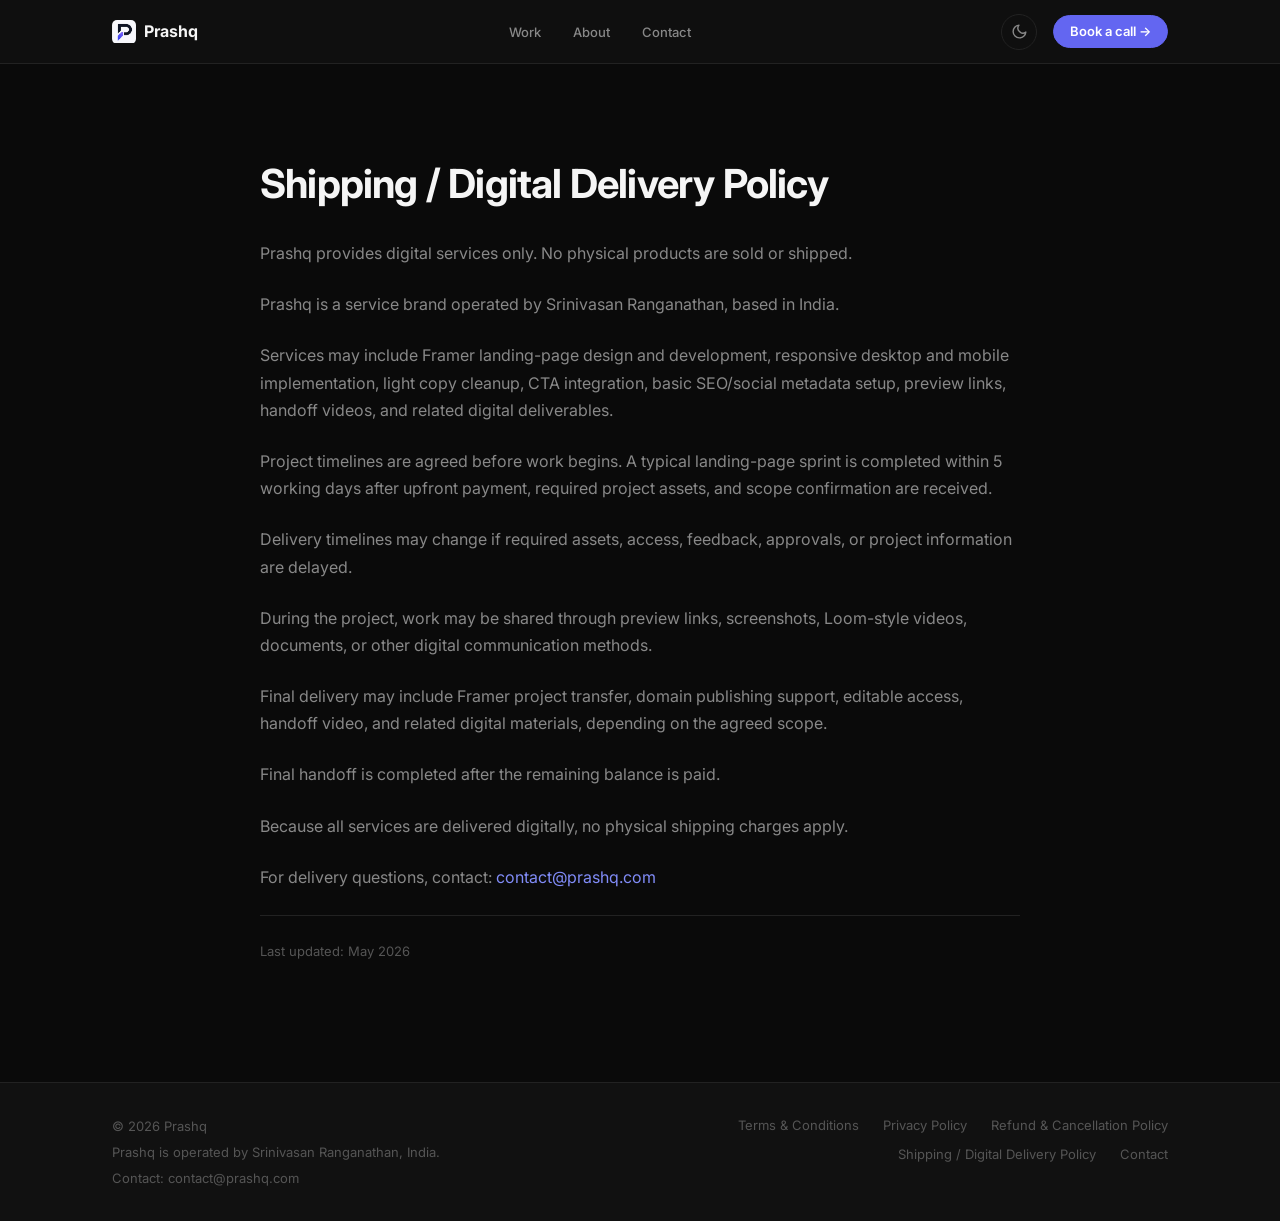
<file: shipping-delivery.html>
<!DOCTYPE html>
<html lang="en">
<head>
  <meta charset="UTF-8">
  <meta name="viewport" content="width=device-width, initial-scale=1.0">
  <title>Shipping / Digital Delivery Policy &mdash; Prashq</title>
  <meta name="description" content="Shipping and digital delivery policy for Prashq.">
  <meta property="og:type" content="website">
  <meta property="og:url" content="https://prashq.com/shipping-delivery.html">
  <meta property="og:title" content="Shipping / Digital Delivery Policy | Prashq">
  <meta property="og:description" content="Shipping and digital delivery policy for Prashq.">
  <meta property="og:image" content="https://prashq.com/images/logo.png">
  <meta name="twitter:card" content="summary_large_image">
  <link rel="icon" type="image/png" href="images/logo.png">
  <link rel="preconnect" href="https://fonts.googleapis.com">
  <link rel="preconnect" href="https://fonts.gstatic.com" crossorigin>
  <link href="https://fonts.googleapis.com/css2?family=Inter:wght@400;500;600;700;800&display=swap" rel="stylesheet">
  <link rel="stylesheet" href="css/tokens.css">
  <link rel="stylesheet" href="css/global.css">
  <link rel="stylesheet" href="css/nav.css">
  <link rel="stylesheet" href="css/legal.css">
  <script>(function(){try{var t=localStorage.getItem('theme');if(t==='light')document.documentElement.setAttribute('data-theme','light');}catch(_){}}());</script>
</head>
<body>
  <a href="#main" class="skip-link">Skip to main content</a>
  <nav class="nav" role="navigation" aria-label="Main navigation"><div class="nav__inner"><a href="/index.html" class="nav__logo"><img src="images/logo.png" alt="Prashq logo" class="nav__logo-img"><span>Prashq</span></a><ul class="nav__links" role="list"><li><a href="/work.html">Work</a></li><li><a href="/about.html">About</a></li><li><a href="/contact.html">Contact</a></li></ul><div class="nav__actions"><button class="theme-toggle" aria-label="Switch to light mode" type="button"><svg class="icon-sun" xmlns="http://www.w3.org/2000/svg" viewBox="0 0 24 24" fill="none" stroke="currentColor" stroke-width="2" stroke-linecap="round" stroke-linejoin="round" aria-hidden="true"><circle cx="12" cy="12" r="5"/><line x1="12" y1="1" x2="12" y2="3"/><line x1="12" y1="21" x2="12" y2="23"/><line x1="4.22" y1="4.22" x2="5.64" y2="5.64"/><line x1="18.36" y1="18.36" x2="19.78" y2="19.78"/><line x1="1" y1="12" x2="3" y2="12"/><line x1="21" y1="12" x2="23" y2="12"/><line x1="4.22" y1="19.78" x2="5.64" y2="18.36"/><line x1="18.36" y1="5.64" x2="19.78" y2="4.22"/></svg><svg class="icon-moon" xmlns="http://www.w3.org/2000/svg" viewBox="0 0 24 24" fill="none" stroke="currentColor" stroke-width="2" stroke-linecap="round" stroke-linejoin="round" aria-hidden="true"><path d="M21 12.79A9 9 0 1 1 11.21 3 7 7 0 0 0 21 12.79z"/></svg></button><a href="/contact.html" class="btn btn-primary btn-sm nav-cta">Book a call &rarr;</a><button class="nav__hamburger" aria-label="Open menu" aria-expanded="false" type="button"><span></span><span></span><span></span></button></div></div></nav>
  <div class="nav__overlay" role="dialog" aria-modal="true" aria-label="Navigation menu"><ul role="list"><li><a href="/work.html">Work</a></li><li><a href="/about.html">About</a></li><li><a href="/contact.html">Contact</a></li></ul><a href="/contact.html" class="btn btn-primary overlay-cta">Book a call &rarr;</a></div>
  <main id="main"><section class="legal-page"><div class="container"><div class="legal-page__inner">
    <h1>Shipping / Digital Delivery Policy</h1>
    <p>Prashq provides digital services only. No physical products are sold or shipped.</p>
    <p>Prashq is a service brand operated by Srinivasan Ranganathan, based in India.</p>
    <p>Services may include Framer landing-page design and development, responsive desktop and mobile implementation, light copy cleanup, CTA integration, basic SEO/social metadata setup, preview links, handoff videos, and related digital deliverables.</p>
    <p>Project timelines are agreed before work begins. A typical landing-page sprint is completed within 5 working days after upfront payment, required project assets, and scope confirmation are received.</p>
    <p>Delivery timelines may change if required assets, access, feedback, approvals, or project information are delayed.</p>
    <p>During the project, work may be shared through preview links, screenshots, Loom-style videos, documents, or other digital communication methods.</p>
    <p>Final delivery may include Framer project transfer, domain publishing support, editable access, handoff video, and related digital materials, depending on the agreed scope.</p>
    <p>Final handoff is completed after the remaining balance is paid.</p>
    <p>Because all services are delivered digitally, no physical shipping charges apply.</p>
    <p>For delivery questions, contact: <a href="mailto:contact@prashq.com">contact@prashq.com</a></p>
    <p class="legal-page__meta">Last updated: May 2026</p>
  </div></div></section></main>
  <footer class="footer" role="contentinfo"><div class="footer__inner container"><div class="footer__brand"><p>© 2026 Prashq</p><p>Prashq is operated by Srinivasan Ranganathan, India.</p><p>Contact: <a href="mailto:contact@prashq.com">contact@prashq.com</a></p></div><nav class="footer__links" aria-label="Footer links"><a href="/terms.html">Terms &amp; Conditions</a><a href="/privacy.html">Privacy Policy</a><a href="/refund-cancellation.html">Refund &amp; Cancellation Policy</a><a href="/shipping-delivery.html" aria-current="page">Shipping / Digital Delivery Policy</a><a href="/contact.html">Contact</a></nav></div></footer>
  <script src="js/theme.js"></script><script src="js/animations.js"></script><script src="js/nav.js"></script>
</body>
</html>
</file>
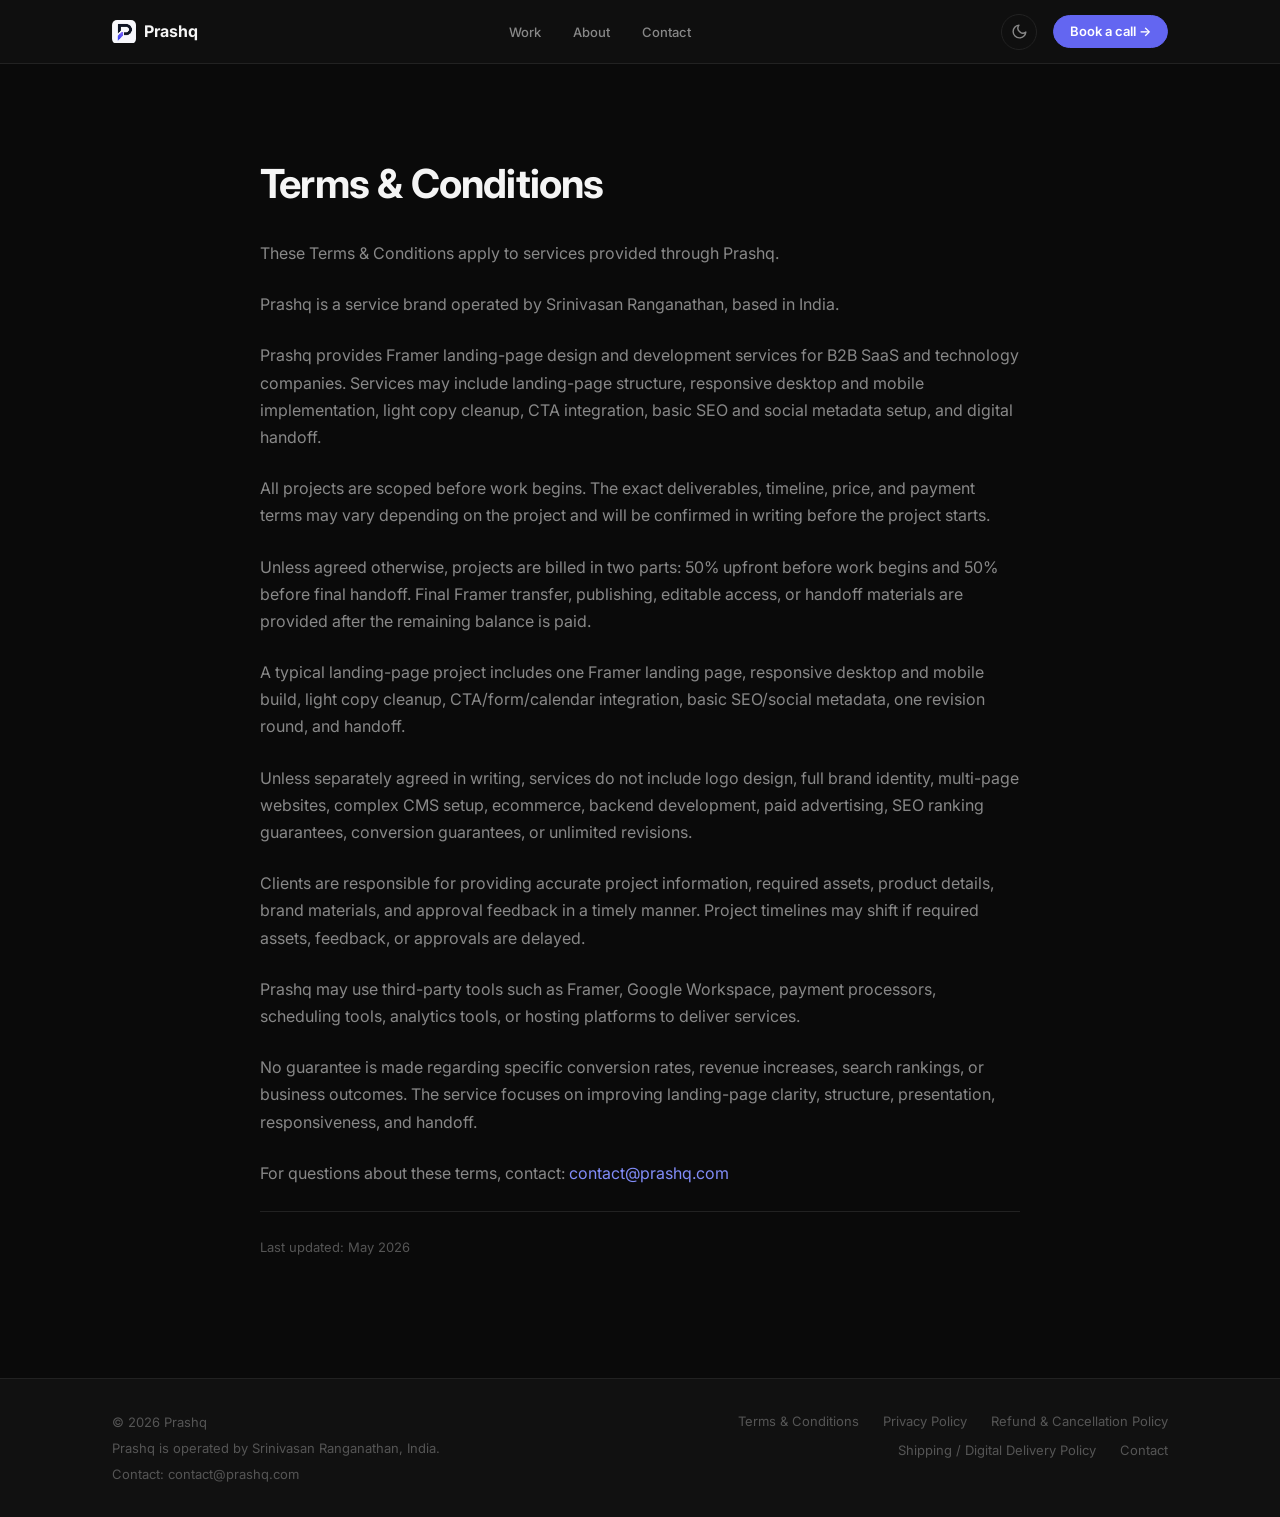
<file: terms.html>
<!DOCTYPE html>
<html lang="en">
<head>
  <meta charset="UTF-8">
  <meta name="viewport" content="width=device-width, initial-scale=1.0">
  <title>Terms &amp; Conditions &mdash; Prashq</title>
  <meta name="description" content="Terms and conditions for Prashq Framer landing-page design and development services.">
  <meta property="og:type" content="website">
  <meta property="og:url" content="https://prashq.com/terms.html">
  <meta property="og:title" content="Terms &amp; Conditions | Prashq">
  <meta property="og:description" content="Terms and conditions for Prashq Framer landing-page design and development services.">
  <meta property="og:image" content="https://prashq.com/images/logo.png">
  <meta name="twitter:card" content="summary_large_image">
  <link rel="icon" type="image/png" href="images/logo.png">
  <link rel="preconnect" href="https://fonts.googleapis.com">
  <link rel="preconnect" href="https://fonts.gstatic.com" crossorigin>
  <link href="https://fonts.googleapis.com/css2?family=Inter:wght@400;500;600;700;800&display=swap" rel="stylesheet">
  <link rel="stylesheet" href="css/tokens.css">
  <link rel="stylesheet" href="css/global.css">
  <link rel="stylesheet" href="css/nav.css">
  <link rel="stylesheet" href="css/legal.css">
  <script>(function(){try{var t=localStorage.getItem('theme');if(t==='light')document.documentElement.setAttribute('data-theme','light');}catch(_){}}());</script>
</head>
<body>
  <a href="#main" class="skip-link">Skip to main content</a>
  <nav class="nav" role="navigation" aria-label="Main navigation">
    <div class="nav__inner">
      <a href="/index.html" class="nav__logo">
        <img src="images/logo.png" alt="Prashq logo" class="nav__logo-img">
        <span>Prashq</span>
      </a>
      <ul class="nav__links" role="list"><li><a href="/work.html">Work</a></li><li><a href="/about.html">About</a></li><li><a href="/contact.html">Contact</a></li></ul>
      <div class="nav__actions">
        <button class="theme-toggle" aria-label="Switch to light mode" type="button">
          <svg class="icon-sun" xmlns="http://www.w3.org/2000/svg" viewBox="0 0 24 24" fill="none" stroke="currentColor" stroke-width="2" stroke-linecap="round" stroke-linejoin="round" aria-hidden="true"><circle cx="12" cy="12" r="5"/><line x1="12" y1="1" x2="12" y2="3"/><line x1="12" y1="21" x2="12" y2="23"/><line x1="4.22" y1="4.22" x2="5.64" y2="5.64"/><line x1="18.36" y1="18.36" x2="19.78" y2="19.78"/><line x1="1" y1="12" x2="3" y2="12"/><line x1="21" y1="12" x2="23" y2="12"/><line x1="4.22" y1="19.78" x2="5.64" y2="18.36"/><line x1="18.36" y1="5.64" x2="19.78" y2="4.22"/></svg>
          <svg class="icon-moon" xmlns="http://www.w3.org/2000/svg" viewBox="0 0 24 24" fill="none" stroke="currentColor" stroke-width="2" stroke-linecap="round" stroke-linejoin="round" aria-hidden="true"><path d="M21 12.79A9 9 0 1 1 11.21 3 7 7 0 0 0 21 12.79z"/></svg>
        </button>
        <a href="/contact.html" class="btn btn-primary btn-sm nav-cta">Book a call &rarr;</a>
        <button class="nav__hamburger" aria-label="Open menu" aria-expanded="false" type="button"><span></span><span></span><span></span></button>
      </div>
    </div>
  </nav>
  <div class="nav__overlay" role="dialog" aria-modal="true" aria-label="Navigation menu"><ul role="list"><li><a href="/work.html">Work</a></li><li><a href="/about.html">About</a></li><li><a href="/contact.html">Contact</a></li></ul><a href="/contact.html" class="btn btn-primary overlay-cta">Book a call &rarr;</a></div>
  <main id="main"><section class="legal-page"><div class="container"><div class="legal-page__inner">
    <h1>Terms &amp; Conditions</h1>
    <p>These Terms &amp; Conditions apply to services provided through Prashq.</p>
    <p>Prashq is a service brand operated by Srinivasan Ranganathan, based in India.</p>
    <p>Prashq provides Framer landing-page design and development services for B2B SaaS and technology companies. Services may include landing-page structure, responsive desktop and mobile implementation, light copy cleanup, CTA integration, basic SEO and social metadata setup, and digital handoff.</p>
    <p>All projects are scoped before work begins. The exact deliverables, timeline, price, and payment terms may vary depending on the project and will be confirmed in writing before the project starts.</p>
    <p>Unless agreed otherwise, projects are billed in two parts: 50% upfront before work begins and 50% before final handoff. Final Framer transfer, publishing, editable access, or handoff materials are provided after the remaining balance is paid.</p>
    <p>A typical landing-page project includes one Framer landing page, responsive desktop and mobile build, light copy cleanup, CTA/form/calendar integration, basic SEO/social metadata, one revision round, and handoff.</p>
    <p>Unless separately agreed in writing, services do not include logo design, full brand identity, multi-page websites, complex CMS setup, ecommerce, backend development, paid advertising, SEO ranking guarantees, conversion guarantees, or unlimited revisions.</p>
    <p>Clients are responsible for providing accurate project information, required assets, product details, brand materials, and approval feedback in a timely manner. Project timelines may shift if required assets, feedback, or approvals are delayed.</p>
    <p>Prashq may use third-party tools such as Framer, Google Workspace, payment processors, scheduling tools, analytics tools, or hosting platforms to deliver services.</p>
    <p>No guarantee is made regarding specific conversion rates, revenue increases, search rankings, or business outcomes. The service focuses on improving landing-page clarity, structure, presentation, responsiveness, and handoff.</p>
    <p>For questions about these terms, contact: <a href="mailto:contact@prashq.com">contact@prashq.com</a></p>
    <p class="legal-page__meta">Last updated: May 2026</p>
  </div></div></section></main>
  <footer class="footer" role="contentinfo"><div class="footer__inner container"><div class="footer__brand"><p>© 2026 Prashq</p><p>Prashq is operated by Srinivasan Ranganathan, India.</p><p>Contact: <a href="mailto:contact@prashq.com">contact@prashq.com</a></p></div><nav class="footer__links" aria-label="Footer links"><a href="/terms.html" aria-current="page">Terms &amp; Conditions</a><a href="/privacy.html">Privacy Policy</a><a href="/refund-cancellation.html">Refund &amp; Cancellation Policy</a><a href="/shipping-delivery.html">Shipping / Digital Delivery Policy</a><a href="/contact.html">Contact</a></nav></div></footer>
  <script src="js/theme.js"></script><script src="js/animations.js"></script><script src="js/nav.js"></script>
</body>
</html>
</file>
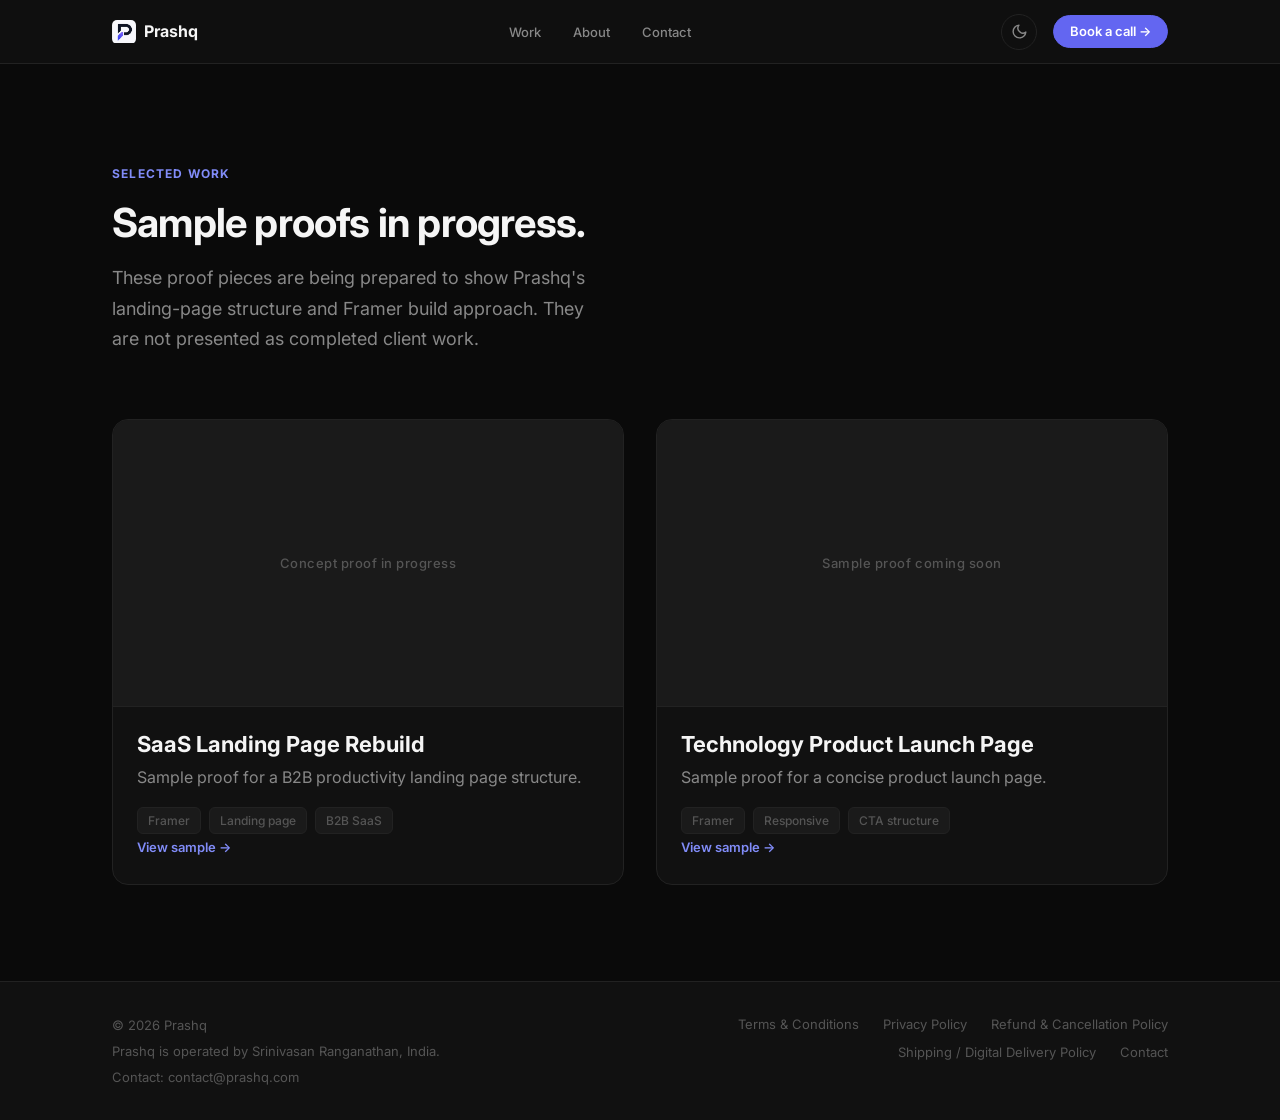
<file: work.html>
<!DOCTYPE html>
<html lang="en">
<head>
  <meta charset="UTF-8">
  <meta name="viewport" content="width=device-width, initial-scale=1.0">
  <title>Work | Prashq</title>
  <meta name="description" content="Sample proof pieces for Prashq Framer landing-page services.">
  <meta property="og:type" content="website">
  <meta property="og:url" content="https://prashq.com/work.html">
  <meta property="og:title" content="Work | Prashq">
  <meta property="og:description" content="Sample proof pieces for Prashq Framer landing-page services.">
  <meta property="og:image" content="https://prashq.com/images/logo.png">
  <meta name="twitter:card" content="summary_large_image">
  <link rel="icon" type="image/png" href="images/logo.png">
  <link rel="preconnect" href="https://fonts.googleapis.com">
  <link rel="preconnect" href="https://fonts.gstatic.com" crossorigin>
  <link href="https://fonts.googleapis.com/css2?family=Inter:wght@400;500;600;700;800&display=swap" rel="stylesheet">
  <link rel="stylesheet" href="css/tokens.css">
  <link rel="stylesheet" href="css/global.css">
  <link rel="stylesheet" href="css/nav.css">
  <link rel="stylesheet" href="css/work.css">
  <script>(function(){try{var t=localStorage.getItem('theme');if(t==='light')document.documentElement.setAttribute('data-theme','light');}catch(_){}}());</script>
</head>
<body>
  <a href="#main" class="skip-link">Skip to main content</a>
  <nav class="nav" role="navigation" aria-label="Main navigation"><div class="nav__inner"><a href="/index.html" class="nav__logo"><img src="images/logo.png" alt="Prashq logo" class="nav__logo-img"><span>Prashq</span></a><ul class="nav__links" role="list"><li><a href="/work.html" aria-current="page">Work</a></li><li><a href="/about.html">About</a></li><li><a href="/contact.html">Contact</a></li></ul><div class="nav__actions"><button class="theme-toggle" aria-label="Switch to light mode" type="button"><svg class="icon-sun" xmlns="http://www.w3.org/2000/svg" viewBox="0 0 24 24" fill="none" stroke="currentColor" stroke-width="2" stroke-linecap="round" stroke-linejoin="round" aria-hidden="true"><circle cx="12" cy="12" r="5"/><line x1="12" y1="1" x2="12" y2="3"/><line x1="12" y1="21" x2="12" y2="23"/><line x1="4.22" y1="4.22" x2="5.64" y2="5.64"/><line x1="18.36" y1="18.36" x2="19.78" y2="19.78"/><line x1="1" y1="12" x2="3" y2="12"/><line x1="21" y1="12" x2="23" y2="12"/><line x1="4.22" y1="19.78" x2="5.64" y2="18.36"/><line x1="18.36" y1="5.64" x2="19.78" y2="4.22"/></svg><svg class="icon-moon" xmlns="http://www.w3.org/2000/svg" viewBox="0 0 24 24" fill="none" stroke="currentColor" stroke-width="2" stroke-linecap="round" stroke-linejoin="round" aria-hidden="true"><path d="M21 12.79A9 9 0 1 1 11.21 3 7 7 0 0 0 21 12.79z"/></svg></button><a href="/contact.html" class="btn btn-primary btn-sm nav-cta">Book a call &rarr;</a><button class="nav__hamburger" aria-label="Open menu" aria-expanded="false" type="button"><span></span><span></span><span></span></button></div></div></nav>
  <div class="nav__overlay" role="dialog" aria-modal="true" aria-label="Navigation menu"><ul role="list"><li><a href="/work.html">Work</a></li><li><a href="/about.html">About</a></li><li><a href="/contact.html">Contact</a></li></ul><a href="/contact.html" class="btn btn-primary overlay-cta">Book a call &rarr;</a></div>
  <main id="main"><div class="work-page"><div class="container">
    <div class="work-page__header"><span class="label fade-up">Selected work</span><h1 class="fade-up">Sample proofs in progress.</h1><p class="fade-up">These proof pieces are being prepared to show Prashq's landing-page structure and Framer build approach. They are not presented as completed client work.</p></div>
    <div class="projects-grid">
      <a href="/work/project-one.html" class="project-card fade-up" aria-label="View SaaS landing page sample proof"><div class="project-card__image" aria-hidden="true">Concept proof in progress</div><div class="project-card__body"><h2 class="project-card__title">SaaS Landing Page Rebuild</h2><p class="project-card__desc">Sample proof for a B2B productivity landing page structure.</p><div class="tags" aria-label="Tags"><span class="tag">Framer</span><span class="tag">Landing page</span><span class="tag">B2B SaaS</span></div><p class="project-card__link" aria-hidden="true">View sample &rarr;</p></div></a>
      <a href="/work/project-two.html" class="project-card fade-up" aria-label="View technology landing page sample proof"><div class="project-card__image" aria-hidden="true">Sample proof coming soon</div><div class="project-card__body"><h2 class="project-card__title">Technology Product Launch Page</h2><p class="project-card__desc">Sample proof for a concise product launch page.</p><div class="tags" aria-label="Tags"><span class="tag">Framer</span><span class="tag">Responsive</span><span class="tag">CTA structure</span></div><p class="project-card__link" aria-hidden="true">View sample &rarr;</p></div></a>
    </div>
  </div></div></main>
  <footer class="footer" role="contentinfo"><div class="footer__inner container"><div class="footer__brand"><p>© 2026 Prashq</p><p>Prashq is operated by Srinivasan Ranganathan, India.</p><p>Contact: <a href="mailto:contact@prashq.com">contact@prashq.com</a></p></div><nav class="footer__links" aria-label="Footer links"><a href="/terms.html">Terms &amp; Conditions</a><a href="/privacy.html">Privacy Policy</a><a href="/refund-cancellation.html">Refund &amp; Cancellation Policy</a><a href="/shipping-delivery.html">Shipping / Digital Delivery Policy</a><a href="/contact.html">Contact</a></nav></div></footer>
  <script src="js/theme.js"></script><script src="js/animations.js"></script><script src="js/nav.js"></script>
</body>
</html>
</file>
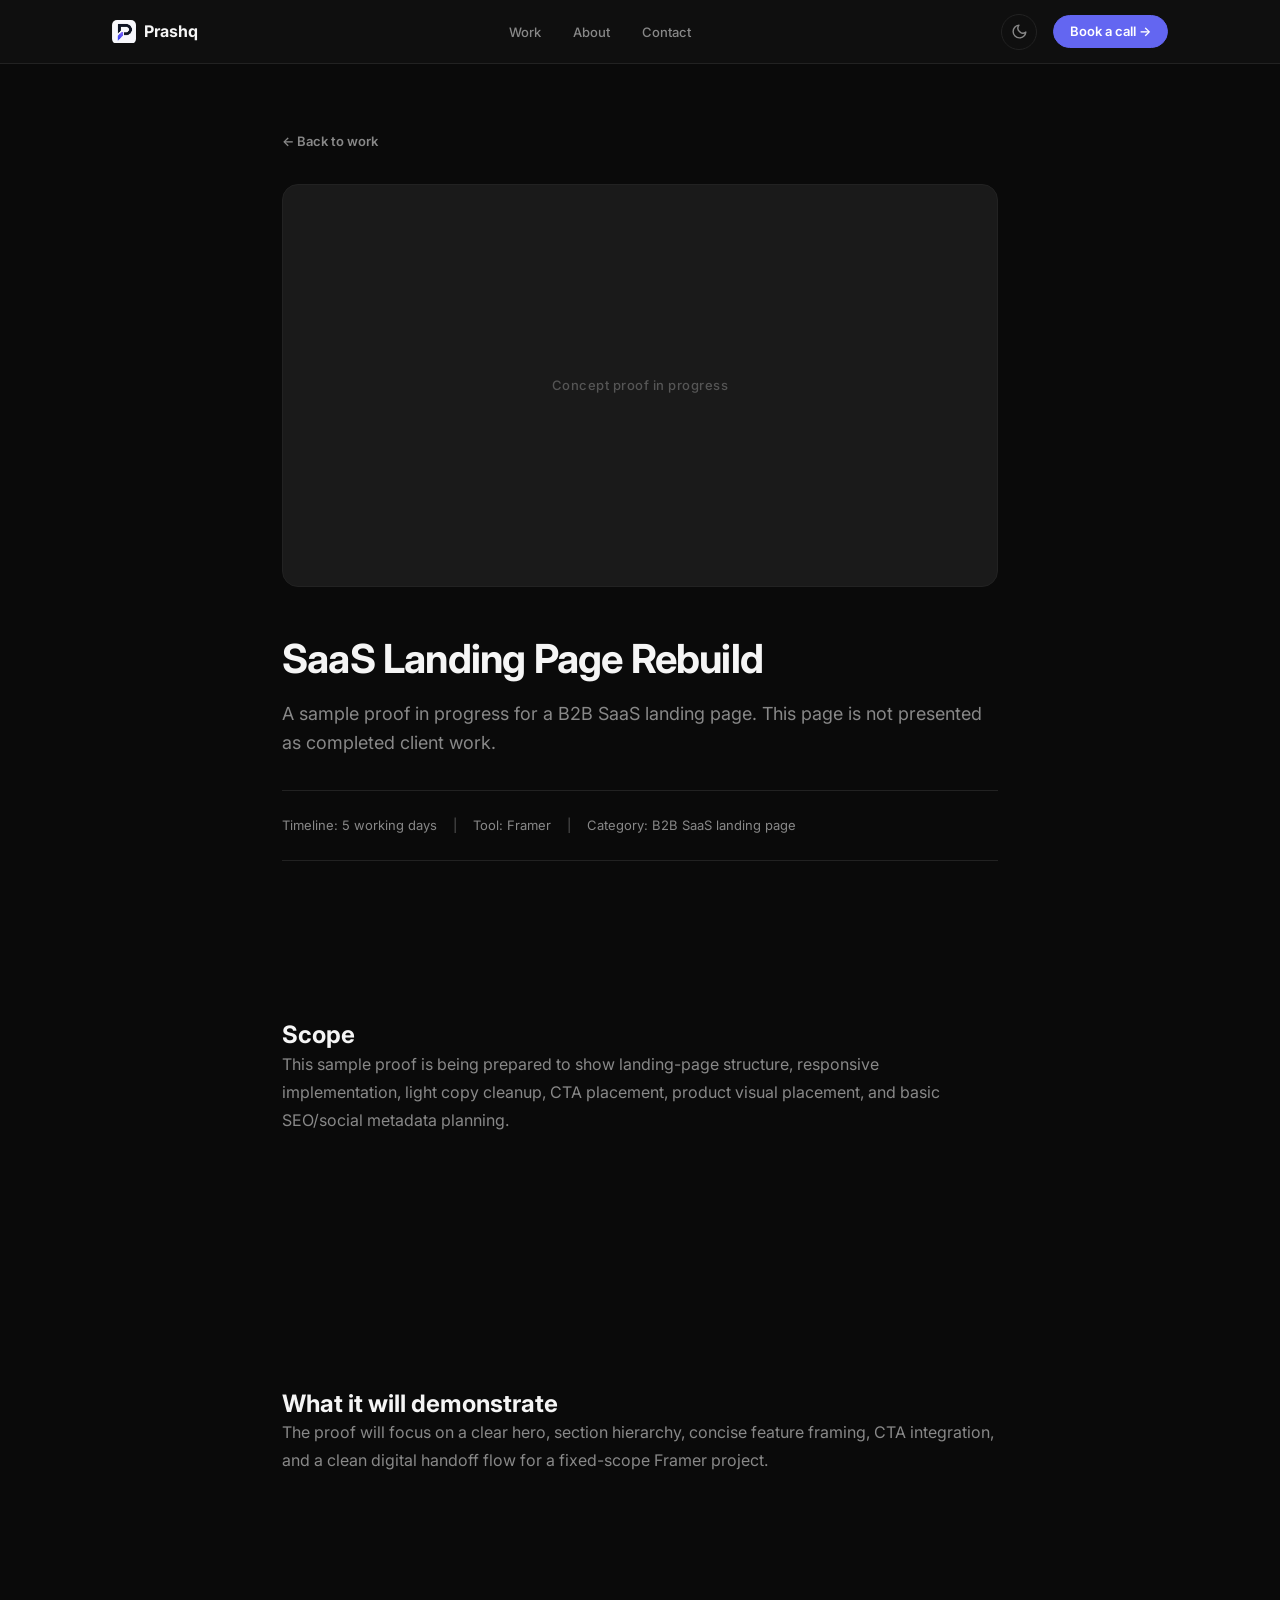
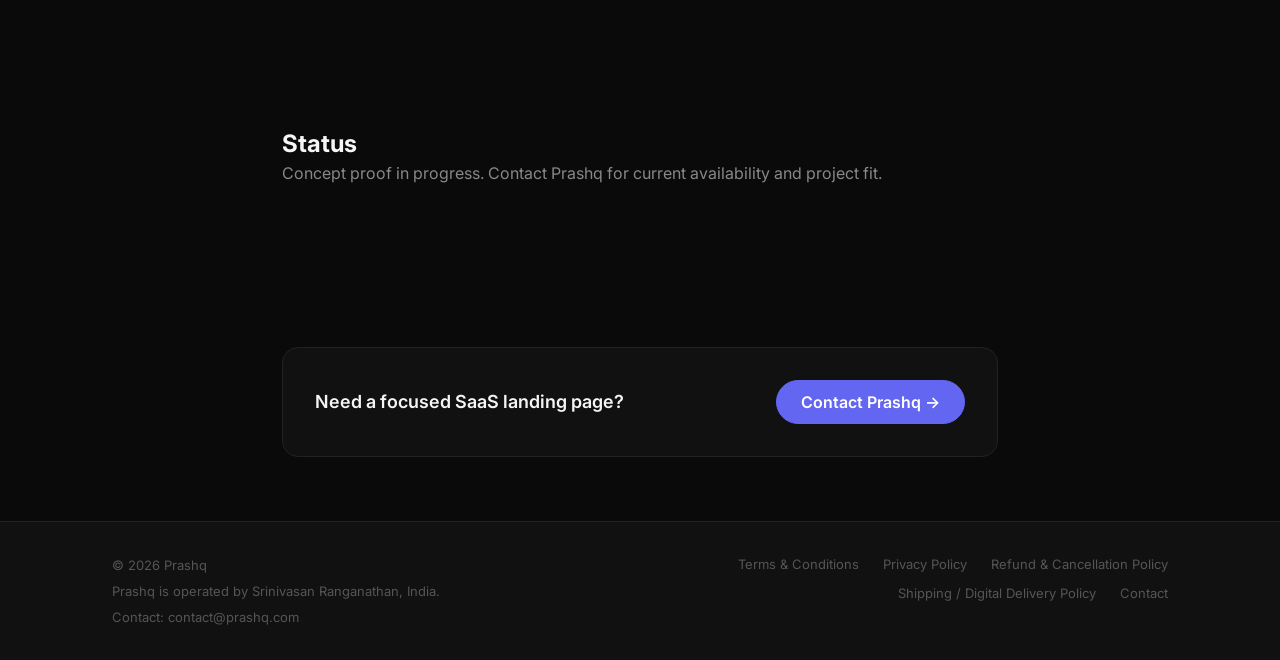
<file: work/project-one.html>
<!DOCTYPE html>
<html lang="en">
<head>
  <meta charset="UTF-8">
  <meta name="viewport" content="width=device-width, initial-scale=1.0">
  <title>SaaS Landing Page Rebuild | Prashq</title>
  <meta name="description" content="A Prashq sample proof in progress for a B2B SaaS landing page rebuild.">
  <meta property="og:type" content="website">
  <meta property="og:url" content="https://prashq.com/work/project-one.html">
  <meta property="og:title" content="SaaS Landing Page Rebuild | Prashq">
  <meta property="og:description" content="A Prashq sample proof in progress for a B2B SaaS landing page rebuild.">
  <meta property="og:image" content="https://prashq.com/images/logo.png">
  <meta name="twitter:card" content="summary_large_image">
  <link rel="icon" type="image/png" href="../images/logo.png">
  <link rel="preconnect" href="https://fonts.googleapis.com">
  <link rel="preconnect" href="https://fonts.gstatic.com" crossorigin>
  <link href="https://fonts.googleapis.com/css2?family=Inter:wght@400;500;600;700;800&display=swap" rel="stylesheet">
  <link rel="stylesheet" href="../css/tokens.css">
  <link rel="stylesheet" href="../css/global.css">
  <link rel="stylesheet" href="../css/nav.css">
  <link rel="stylesheet" href="../css/work.css">
  <script>(function(){try{var t=localStorage.getItem('theme');if(t==='light')document.documentElement.setAttribute('data-theme','light');}catch(_){}}());</script>
</head>
<body>
  <a href="#main" class="skip-link">Skip to main content</a>
  <nav class="nav" role="navigation" aria-label="Main navigation"><div class="nav__inner"><a href="/index.html" class="nav__logo"><img src="../images/logo.png" alt="Prashq logo" class="nav__logo-img"><span>Prashq</span></a><ul class="nav__links" role="list"><li><a href="/work.html" aria-current="page">Work</a></li><li><a href="/about.html">About</a></li><li><a href="/contact.html">Contact</a></li></ul><div class="nav__actions"><button class="theme-toggle" aria-label="Switch to light mode" type="button"><svg class="icon-sun" xmlns="http://www.w3.org/2000/svg" viewBox="0 0 24 24" fill="none" stroke="currentColor" stroke-width="2" stroke-linecap="round" stroke-linejoin="round" aria-hidden="true"><circle cx="12" cy="12" r="5"/><line x1="12" y1="1" x2="12" y2="3"/><line x1="12" y1="21" x2="12" y2="23"/><line x1="4.22" y1="4.22" x2="5.64" y2="5.64"/><line x1="18.36" y1="18.36" x2="19.78" y2="19.78"/><line x1="1" y1="12" x2="3" y2="12"/><line x1="21" y1="12" x2="23" y2="12"/><line x1="4.22" y1="19.78" x2="5.64" y2="18.36"/><line x1="18.36" y1="5.64" x2="19.78" y2="4.22"/></svg><svg class="icon-moon" xmlns="http://www.w3.org/2000/svg" viewBox="0 0 24 24" fill="none" stroke="currentColor" stroke-width="2" stroke-linecap="round" stroke-linejoin="round" aria-hidden="true"><path d="M21 12.79A9 9 0 1 1 11.21 3 7 7 0 0 0 21 12.79z"/></svg></button><a href="/contact.html" class="btn btn-primary btn-sm nav-cta">Book a call &rarr;</a><button class="nav__hamburger" aria-label="Open menu" aria-expanded="false" type="button"><span></span><span></span><span></span></button></div></div></nav>
  <div class="nav__overlay" role="dialog" aria-modal="true" aria-label="Navigation menu"><ul role="list"><li><a href="/work.html">Work</a></li><li><a href="/about.html">About</a></li><li><a href="/contact.html">Contact</a></li></ul><a href="/contact.html" class="btn btn-primary overlay-cta">Book a call &rarr;</a></div>
  <main id="main">
    <article class="case-study">
      <a href="/work.html" class="case-study__back fade-up">&larr; Back to work</a>
      <div class="case-study__hero-image fade-up" aria-hidden="true">Concept proof in progress</div>
      <h1 class="case-study__title fade-up">SaaS Landing Page Rebuild</h1>
      <p class="case-study__subtitle fade-up">A sample proof in progress for a B2B SaaS landing page. This page is not presented as completed client work.</p>
      <div class="case-study__meta fade-up" role="list" aria-label="Project details"><span class="case-study__meta-item" role="listitem">Timeline: 5 working days</span><span class="case-study__meta-sep" aria-hidden="true">|</span><span class="case-study__meta-item" role="listitem">Tool: Framer</span><span class="case-study__meta-sep" aria-hidden="true">|</span><span class="case-study__meta-item" role="listitem">Category: B2B SaaS landing page</span></div>
      <section class="case-study__section fade-up" aria-label="Scope"><h2>Scope</h2><p>This sample proof is being prepared to show landing-page structure, responsive implementation, light copy cleanup, CTA placement, product visual placement, and basic SEO/social metadata planning.</p></section>
      <section class="case-study__section fade-up" aria-label="What it will demonstrate"><h2>What it will demonstrate</h2><p>The proof will focus on a clear hero, section hierarchy, concise feature framing, CTA integration, and a clean digital handoff flow for a fixed-scope Framer project.</p></section>
      <section class="case-study__section fade-up" aria-label="Status"><h2>Status</h2><p>Concept proof in progress. Contact Prashq for current availability and project fit.</p></section>
      <div class="case-study__cta fade-up"><p>Need a focused SaaS landing page?</p><a href="/contact.html" class="btn btn-primary">Contact Prashq &rarr;</a></div>
    </article>
  </main>
  <footer class="footer" role="contentinfo"><div class="footer__inner container"><div class="footer__brand"><p>© 2026 Prashq</p><p>Prashq is operated by Srinivasan Ranganathan, India.</p><p>Contact: <a href="mailto:contact@prashq.com">contact@prashq.com</a></p></div><nav class="footer__links" aria-label="Footer links"><a href="/terms.html">Terms &amp; Conditions</a><a href="/privacy.html">Privacy Policy</a><a href="/refund-cancellation.html">Refund &amp; Cancellation Policy</a><a href="/shipping-delivery.html">Shipping / Digital Delivery Policy</a><a href="/contact.html">Contact</a></nav></div></footer>
  <script src="../js/theme.js"></script><script src="../js/animations.js"></script><script src="../js/nav.js"></script>
</body>
</html>
</file>
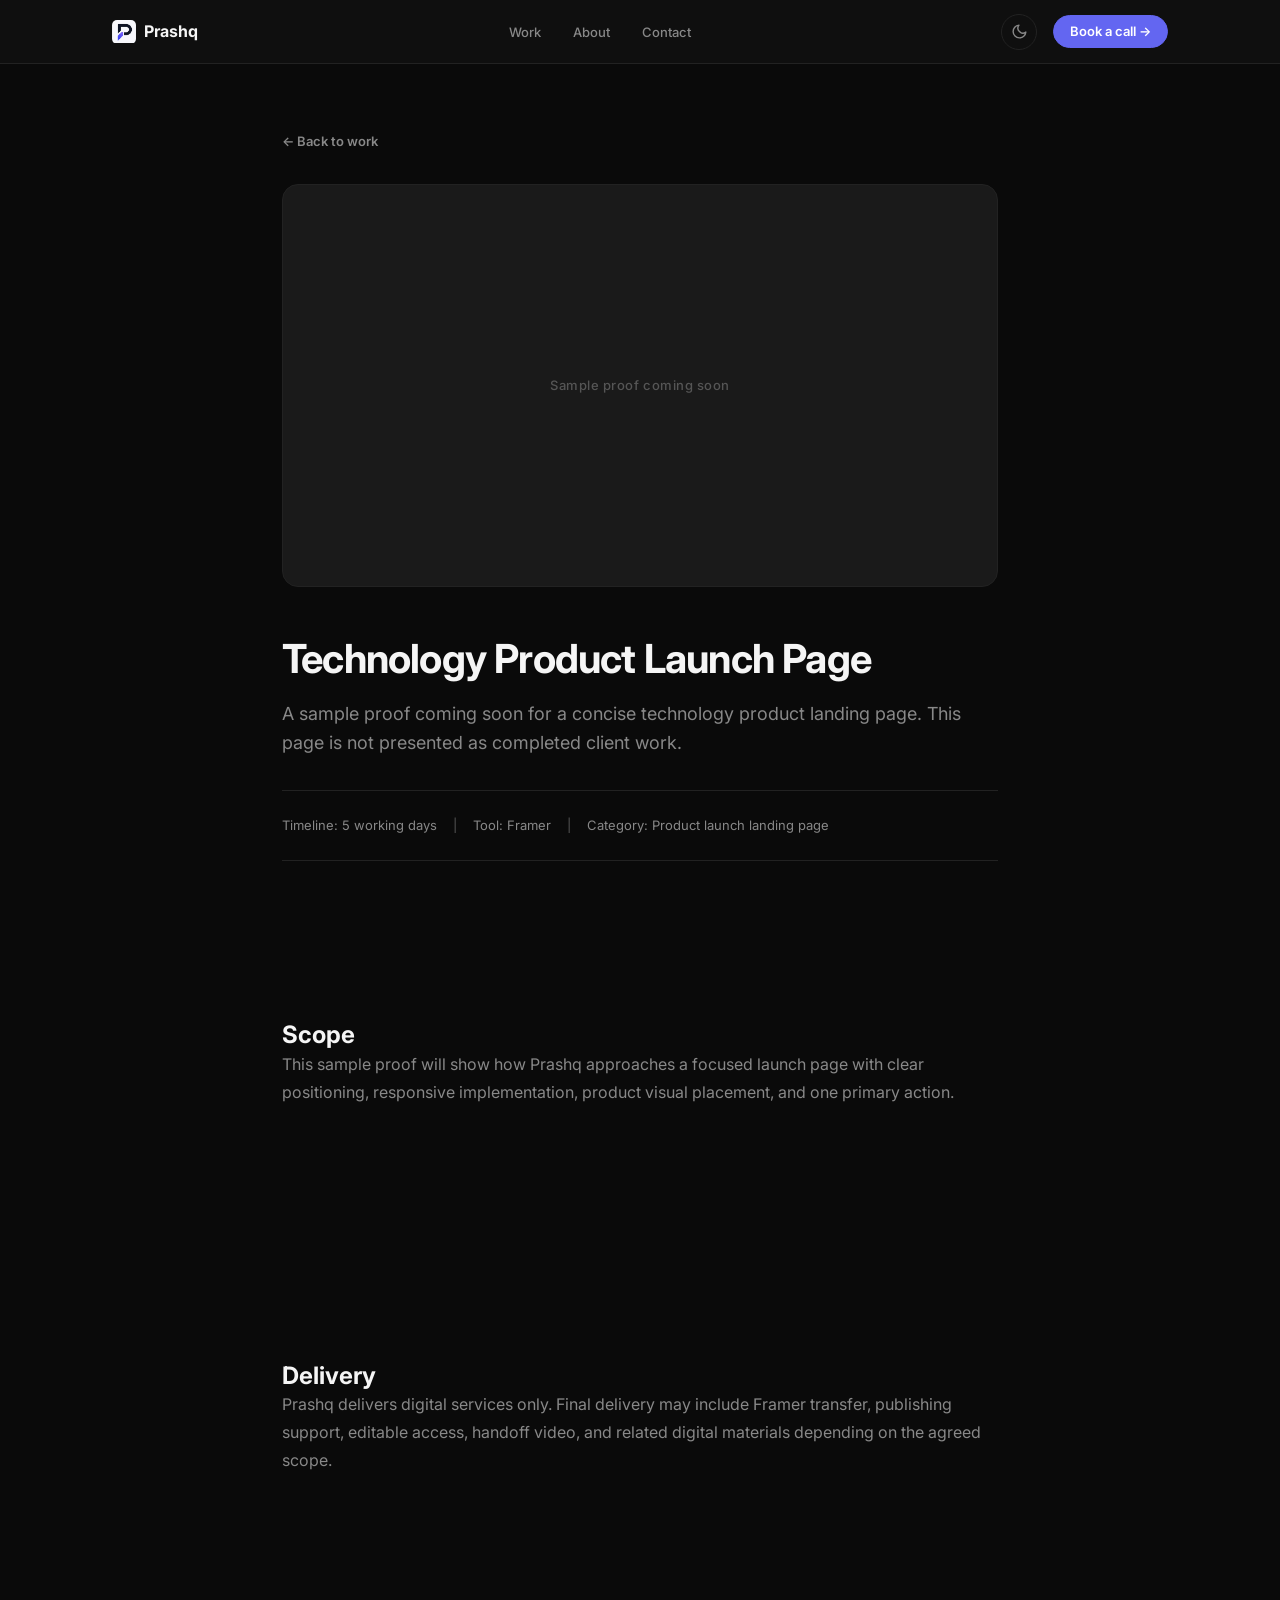
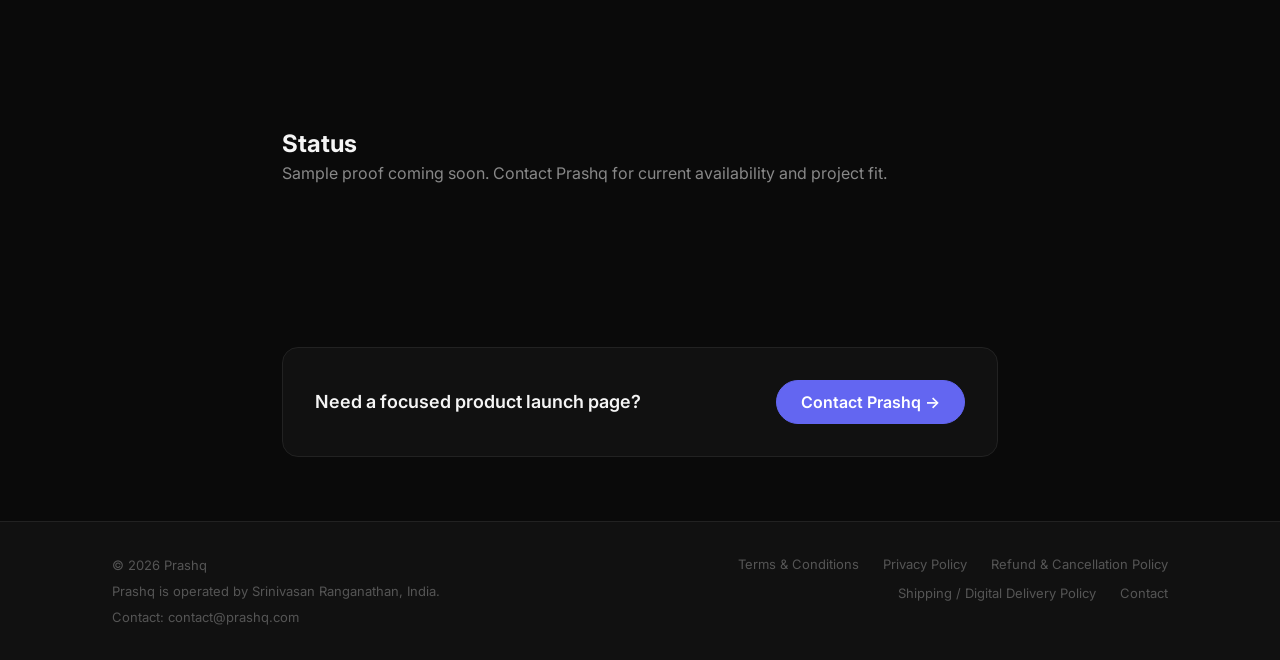
<file: work/project-two.html>
<!DOCTYPE html>
<html lang="en">
<head>
  <meta charset="UTF-8">
  <meta name="viewport" content="width=device-width, initial-scale=1.0">
  <title>Technology Product Launch Page | Prashq</title>
  <meta name="description" content="A Prashq sample proof coming soon for a technology product launch page.">
  <meta property="og:type" content="website">
  <meta property="og:url" content="https://prashq.com/work/project-two.html">
  <meta property="og:title" content="Technology Product Launch Page | Prashq">
  <meta property="og:description" content="A Prashq sample proof coming soon for a technology product launch page.">
  <meta property="og:image" content="https://prashq.com/images/logo.png">
  <meta name="twitter:card" content="summary_large_image">
  <link rel="icon" type="image/png" href="../images/logo.png">
  <link rel="preconnect" href="https://fonts.googleapis.com">
  <link rel="preconnect" href="https://fonts.gstatic.com" crossorigin>
  <link href="https://fonts.googleapis.com/css2?family=Inter:wght@400;500;600;700;800&display=swap" rel="stylesheet">
  <link rel="stylesheet" href="../css/tokens.css">
  <link rel="stylesheet" href="../css/global.css">
  <link rel="stylesheet" href="../css/nav.css">
  <link rel="stylesheet" href="../css/work.css">
  <script>(function(){try{var t=localStorage.getItem('theme');if(t==='light')document.documentElement.setAttribute('data-theme','light');}catch(_){}}());</script>
</head>
<body>
  <a href="#main" class="skip-link">Skip to main content</a>
  <nav class="nav" role="navigation" aria-label="Main navigation"><div class="nav__inner"><a href="/index.html" class="nav__logo"><img src="../images/logo.png" alt="Prashq logo" class="nav__logo-img"><span>Prashq</span></a><ul class="nav__links" role="list"><li><a href="/work.html" aria-current="page">Work</a></li><li><a href="/about.html">About</a></li><li><a href="/contact.html">Contact</a></li></ul><div class="nav__actions"><button class="theme-toggle" aria-label="Switch to light mode" type="button"><svg class="icon-sun" xmlns="http://www.w3.org/2000/svg" viewBox="0 0 24 24" fill="none" stroke="currentColor" stroke-width="2" stroke-linecap="round" stroke-linejoin="round" aria-hidden="true"><circle cx="12" cy="12" r="5"/><line x1="12" y1="1" x2="12" y2="3"/><line x1="12" y1="21" x2="12" y2="23"/><line x1="4.22" y1="4.22" x2="5.64" y2="5.64"/><line x1="18.36" y1="18.36" x2="19.78" y2="19.78"/><line x1="1" y1="12" x2="3" y2="12"/><line x1="21" y1="12" x2="23" y2="12"/><line x1="4.22" y1="19.78" x2="5.64" y2="18.36"/><line x1="18.36" y1="5.64" x2="19.78" y2="4.22"/></svg><svg class="icon-moon" xmlns="http://www.w3.org/2000/svg" viewBox="0 0 24 24" fill="none" stroke="currentColor" stroke-width="2" stroke-linecap="round" stroke-linejoin="round" aria-hidden="true"><path d="M21 12.79A9 9 0 1 1 11.21 3 7 7 0 0 0 21 12.79z"/></svg></button><a href="/contact.html" class="btn btn-primary btn-sm nav-cta">Book a call &rarr;</a><button class="nav__hamburger" aria-label="Open menu" aria-expanded="false" type="button"><span></span><span></span><span></span></button></div></div></nav>
  <div class="nav__overlay" role="dialog" aria-modal="true" aria-label="Navigation menu"><ul role="list"><li><a href="/work.html">Work</a></li><li><a href="/about.html">About</a></li><li><a href="/contact.html">Contact</a></li></ul><a href="/contact.html" class="btn btn-primary overlay-cta">Book a call &rarr;</a></div>
  <main id="main">
    <article class="case-study">
      <a href="/work.html" class="case-study__back fade-up">&larr; Back to work</a>
      <div class="case-study__hero-image fade-up" aria-hidden="true">Sample proof coming soon</div>
      <h1 class="case-study__title fade-up">Technology Product Launch Page</h1>
      <p class="case-study__subtitle fade-up">A sample proof coming soon for a concise technology product landing page. This page is not presented as completed client work.</p>
      <div class="case-study__meta fade-up" role="list" aria-label="Project details"><span class="case-study__meta-item" role="listitem">Timeline: 5 working days</span><span class="case-study__meta-sep" aria-hidden="true">|</span><span class="case-study__meta-item" role="listitem">Tool: Framer</span><span class="case-study__meta-sep" aria-hidden="true">|</span><span class="case-study__meta-item" role="listitem">Category: Product launch landing page</span></div>
      <section class="case-study__section fade-up" aria-label="Scope"><h2>Scope</h2><p>This sample proof will show how Prashq approaches a focused launch page with clear positioning, responsive implementation, product visual placement, and one primary action.</p></section>
      <section class="case-study__section fade-up" aria-label="Delivery"><h2>Delivery</h2><p>Prashq delivers digital services only. Final delivery may include Framer transfer, publishing support, editable access, handoff video, and related digital materials depending on the agreed scope.</p></section>
      <section class="case-study__section fade-up" aria-label="Status"><h2>Status</h2><p>Sample proof coming soon. Contact Prashq for current availability and project fit.</p></section>
      <div class="case-study__cta fade-up"><p>Need a focused product launch page?</p><a href="/contact.html" class="btn btn-primary">Contact Prashq &rarr;</a></div>
    </article>
  </main>
  <footer class="footer" role="contentinfo"><div class="footer__inner container"><div class="footer__brand"><p>© 2026 Prashq</p><p>Prashq is operated by Srinivasan Ranganathan, India.</p><p>Contact: <a href="mailto:contact@prashq.com">contact@prashq.com</a></p></div><nav class="footer__links" aria-label="Footer links"><a href="/terms.html">Terms &amp; Conditions</a><a href="/privacy.html">Privacy Policy</a><a href="/refund-cancellation.html">Refund &amp; Cancellation Policy</a><a href="/shipping-delivery.html">Shipping / Digital Delivery Policy</a><a href="/contact.html">Contact</a></nav></div></footer>
  <script src="../js/theme.js"></script><script src="../js/animations.js"></script><script src="../js/nav.js"></script>
</body>
</html>
</file>
<file: css/tokens.css>
/* =============================================================
   DESIGN TOKENS
   All colours and spacing values are defined here.
   Every other CSS file must reference these variables only —
   no hardcoded colour or spacing values elsewhere.
   ============================================================= */

:root {
  /* ── Colours: Dark mode (default) ── */
  --bg-base:     #0A0A0A;
  --bg-surface:  #111111;
  --bg-elevated: #1A1A1A;
  --border:      #222222;
  --text-1:      #F5F5F5;
  --text-2:      #888888;
  --text-3:      #555555;
  --accent:      #6366F1;
  --accent-light:#818CF8;
  --accent-bg:   #1E1B4B;

  /* ── Typography scale ── */
  --text-hero: clamp(38px, 5.5vw, 60px);
  --text-h2:   clamp(26px, 3.5vw, 40px);
  --text-h3:   22px;
  --text-lg:   18px;
  --text-base: 16px;
  --text-sm:   13px;
  --text-xs:   12px;

  /* ── 8px spacing grid ── */
  --s1:  8px;
  --s2:  16px;
  --s3:  24px;
  --s4:  32px;
  --s6:  48px;
  --s8:  64px;
  --s12: 96px;

  /* ── Layout ── */
  --max-width: 1120px;
  --nav-height: 64px;

  /* ── Border radius ── */
  --radius-sm:   6px;
  --radius-md:   12px;
  --radius-lg:   16px;
  --radius-pill: 100px;

  /* ── Nav background (surface at 85% opacity) ── */
  --nav-bg: rgba(17, 17, 17, 0.85);
}

/* ── Light mode overrides ── */
[data-theme="light"] {
  --bg-base:     #FFFFFF;
  --bg-surface:  #F7F7F8;
  --bg-elevated: #EFEFEF;
  --border:      #E2E2E2;
  --text-1:      #0A0A0A;
  --text-2:      #555555;
  --text-3:      #888888;
  --accent:      #4F46E5;
  --accent-light:#6366F1;
  --accent-bg:   #EEF2FF;

  --nav-bg: rgba(247, 247, 248, 0.85);
}
</file>
<file: css/global.css>
/* =============================================================
   GLOBAL STYLES
   Reset, base typography, layout helpers, shared components,
   buttons, fade-up animation, footer.
   ============================================================= */

/* ── Reset ── */
*, *::before, *::after {
  box-sizing: border-box;
  margin: 0;
  padding: 0;
}

html {
  scroll-behavior: smooth;
}

body {
  font-family: 'Inter', -apple-system, BlinkMacSystemFont, 'Segoe UI', sans-serif;
  background-color: var(--bg-base);
  color: var(--text-1);
  font-size: var(--text-base);
  line-height: 1.6;
  -webkit-font-smoothing: antialiased;
  -moz-osx-font-smoothing: grayscale;
  transition: background-color 300ms ease, color 300ms ease;
}

img, video {
  max-width: 100%;
  display: block;
}

/* ── Skip link (accessibility) ── */
.skip-link {
  position: absolute;
  left: -9999px;
  top: var(--s2);
  z-index: 9999;
  padding: var(--s1) var(--s2);
  background: var(--accent);
  color: #fff;
  font-size: var(--text-sm);
  font-weight: 600;
  border-radius: var(--radius-sm);
  text-decoration: none;
}

.skip-link:focus {
  left: var(--s2);
}

/* ── Layout ── */
.container {
  max-width: var(--max-width);
  margin: 0 auto;
  padding: 0 var(--s4);
}

@media (max-width: 768px) {
  .container { padding: 0 var(--s3); }
}

@media (max-width: 480px) {
  .container { padding: 0 var(--s2); }
}

/* ── Section padding ── */
section {
  padding: var(--s12) 0;
}

@media (max-width: 768px) {
  section { padding: var(--s8) 0; }
}

@media (max-width: 480px) {
  section { padding: var(--s6) 0; }
}

/* ── Typography ── */
h1, h2, h3, h4, h5, h6 {
  font-weight: 700;
  line-height: 1.2;
  color: var(--text-1);
}

p {
  color: var(--text-2);
  line-height: 1.7;
}

a {
  color: var(--accent-light);
  text-decoration: none;
  transition: opacity 200ms ease;
}

a:hover {
  opacity: 0.75;
}

a:focus-visible {
  outline: 2px solid var(--accent);
  outline-offset: 3px;
  border-radius: 2px;
}

/* ── Buttons ── */
.btn {
  display: inline-flex;
  align-items: center;
  gap: var(--s1);
  padding: 13px var(--s3);
  border-radius: var(--radius-pill);
  font-size: var(--text-base);
  font-weight: 600;
  font-family: inherit;
  cursor: pointer;
  border: 1.5px solid transparent;
  text-decoration: none;
  white-space: nowrap;
  transition: filter 200ms ease, transform 150ms ease,
              background-color 200ms ease, border-color 200ms ease,
              color 200ms ease, opacity 200ms ease;
  line-height: 1;
}

.btn:focus-visible {
  outline: 2px solid var(--accent);
  outline-offset: 3px;
}

.btn-primary {
  background: var(--accent);
  color: #fff;
  border-color: var(--accent);
}

.btn-primary:hover {
  filter: brightness(1.15);
  transform: translateY(-1px);
  opacity: 1;
}

.btn-secondary {
  background: transparent;
  color: var(--text-1);
  border-color: var(--border);
}

.btn-secondary:hover {
  border-color: var(--accent);
  color: var(--accent-light);
  opacity: 1;
}

.btn-sm {
  padding: 9px var(--s2);
  font-size: var(--text-sm);
}

/* ── Section label ── */
.label {
  display: inline-block;
  font-size: var(--text-xs);
  font-weight: 700;
  letter-spacing: 0.1em;
  text-transform: uppercase;
  color: var(--accent-light);
  margin-bottom: var(--s2);
}

/* ── Tag pill (hero badge) ── */
.tag-pill {
  display: inline-flex;
  align-items: center;
  padding: 5px var(--s2);
  background: var(--accent-bg);
  color: var(--accent-light);
  border-radius: var(--radius-pill);
  font-size: var(--text-xs);
  font-weight: 600;
  letter-spacing: 0.05em;
  border: 1px solid var(--accent);
}

/* ── Tag chips (on cards) ── */
.tags {
  display: flex;
  flex-wrap: wrap;
  gap: var(--s1);
  margin-top: var(--s2);
}

.tag {
  display: inline-block;
  padding: 3px 10px;
  background: var(--bg-elevated);
  color: var(--text-3);
  border-radius: var(--radius-sm);
  font-size: var(--text-xs);
  font-weight: 500;
  border: 1px solid var(--border);
}

/* ── Section header (centred) ── */
.section-header {
  text-align: center;
  margin-bottom: var(--s8);
}

.section-header h2 {
  font-size: var(--text-h2);
  letter-spacing: -0.02em;
  margin-bottom: var(--s2);
}

.section-header p {
  font-size: var(--text-lg);
  max-width: 540px;
  margin: 0 auto;
}

/* ── Project card ── */
.project-card {
  background: var(--bg-surface);
  border: 1px solid var(--border);
  border-radius: var(--radius-lg);
  overflow: hidden;
  text-decoration: none;
  display: block;
  transition: transform 200ms ease, border-color 200ms ease, box-shadow 200ms ease;
}

.project-card:hover {
  transform: scale(1.02);
  border-color: var(--accent);
  box-shadow: 0 8px 32px rgba(99, 102, 241, 0.12);
  opacity: 1;
}

.project-card:focus-visible {
  outline: 2px solid var(--accent);
  outline-offset: 3px;
}

.project-card__image {
  aspect-ratio: 16 / 9;
  background: var(--bg-elevated);
  display: flex;
  align-items: center;
  justify-content: center;
  color: var(--text-3);
  font-size: var(--text-sm);
  font-weight: 500;
  letter-spacing: 0.04em;
  border-bottom: 1px solid var(--border);
}

.project-card__body {
  padding: var(--s3);
}

.project-card__title {
  font-size: var(--text-h3);
  font-weight: 700;
  color: var(--text-1);
  margin-bottom: var(--s1);
}

.project-card__desc {
  font-size: var(--text-base);
  color: var(--text-2);
  line-height: 1.6;
  margin-bottom: var(--s2);
}

.project-card__link {
  font-size: var(--text-sm);
  font-weight: 600;
  color: var(--accent-light);
  display: inline-flex;
  align-items: center;
  gap: 4px;
  transition: gap 200ms ease;
}

.project-card:hover .project-card__link {
  gap: 8px;
}

/* ── Projects grid (2-col) ── */
.projects-grid {
  display: grid;
  grid-template-columns: repeat(2, 1fr);
  gap: var(--s4);
}

@media (max-width: 640px) {
  .projects-grid { grid-template-columns: 1fr; }
}

/* ── Fade-up animation ── */
.fade-up {
  opacity: 0;
  transform: translateY(20px);
  transition: opacity 400ms cubic-bezier(0.16, 1, 0.3, 1),
              transform 400ms cubic-bezier(0.16, 1, 0.3, 1);
}

.fade-up.is-visible {
  opacity: 1;
  transform: none;
}

.fade-up:nth-child(2) { transition-delay: 80ms; }
.fade-up:nth-child(3) { transition-delay: 160ms; }
.fade-up:nth-child(4) { transition-delay: 240ms; }

@media (prefers-reduced-motion: reduce) {
  .fade-up {
    opacity: 1;
    transform: none;
    transition: none;
  }
}

/* ── Footer ── */
.footer {
  border-top: 1px solid var(--border);
  background: var(--bg-surface);
  padding: var(--s4) 0;
}

.footer__inner {
  display: flex;
  align-items: flex-start;
  justify-content: space-between;
  flex-wrap: wrap;
  gap: var(--s3);
}

.footer__inner p {
  font-size: var(--text-sm);
  color: var(--text-3);
}

.footer__brand {
  display: flex;
  flex-direction: column;
  gap: 4px;
  max-width: 380px;
}

.footer__brand a {
  color: var(--text-3);
}

.footer__links {
  display: flex;
  justify-content: flex-end;
  flex-wrap: wrap;
  gap: var(--s1) var(--s3);
  max-width: 560px;
}

.footer__links a {
  font-size: var(--text-sm);
  color: var(--text-3);
  text-decoration: none;
  transition: color 200ms ease;
}

.footer__links a:hover {
  color: var(--accent-light);
  opacity: 1;
}

.footer__links a:focus-visible {
  outline: 2px solid var(--accent);
  outline-offset: 3px;
  border-radius: 2px;
}

@media (max-width: 768px) {
  .footer__inner,
  .footer__links {
    flex-direction: column;
    align-items: flex-start;
  }

  .footer__links {
    justify-content: flex-start;
  }
}
</file>
<file: css/nav.css>
/* =============================================================
   NAV — Sticky, backdrop-blur navigation bar + mobile overlay
   ============================================================= */

.nav {
  position: sticky;
  top: 0;
  z-index: 100;
  height: var(--nav-height);
  background: var(--nav-bg);
  backdrop-filter: blur(14px);
  -webkit-backdrop-filter: blur(14px);
  border-bottom: 1px solid var(--border);
  transition: background-color 300ms ease, border-color 300ms ease;
}

.nav__inner {
  max-width: var(--max-width);
  margin: 0 auto;
  padding: 0 var(--s4);
  height: 100%;
  display: flex;
  align-items: center;
  justify-content: space-between;
  gap: var(--s4);
}

/* ── Logo / Name ── */
.nav__logo {
  display: inline-flex;
  align-items: center;
  gap: 8px;
  font-weight: 700;
  font-size: var(--text-base);
  color: var(--text-1);
  text-decoration: none;
  flex-shrink: 0;
  transition: color 200ms ease;
}

.nav__logo-img {
  width: 24px;
  height: 24px;
  object-fit: contain;
  display: block;
  border-radius: 5px;
}

.nav__logo:hover {
  color: var(--accent-light);
  opacity: 1;
}

.nav__logo:focus-visible {
  outline: 2px solid var(--accent);
  outline-offset: 3px;
  border-radius: 2px;
}

/* ── Desktop link list ── */
.nav__links {
  display: flex;
  align-items: center;
  gap: var(--s4);
  list-style: none;
  margin: 0;
  padding: 0;
}

.nav__links a {
  font-size: var(--text-sm);
  font-weight: 500;
  color: var(--text-2);
  text-decoration: none;
  transition: color 200ms ease;
}

.nav__links a:hover {
  color: var(--text-1);
  opacity: 1;
}

.nav__links a:focus-visible {
  outline: 2px solid var(--accent);
  outline-offset: 3px;
  border-radius: 2px;
}

/* ── Actions cluster ── */
.nav__actions {
  display: flex;
  align-items: center;
  gap: var(--s1);
  flex-shrink: 0;
}

/* ── Theme toggle button ── */
.theme-toggle {
  width: 36px;
  height: 36px;
  border-radius: 50%;
  border: 1px solid var(--border);
  background: transparent;
  cursor: pointer;
  display: flex;
  align-items: center;
  justify-content: center;
  color: var(--text-2);
  transition: background-color 200ms ease, border-color 200ms ease, color 200ms ease;
  flex-shrink: 0;
}

.theme-toggle:hover {
  background: var(--bg-elevated);
  border-color: var(--accent);
  color: var(--accent-light);
}

.theme-toggle:focus-visible {
  outline: 2px solid var(--accent);
  outline-offset: 3px;
}

/* Icon visibility: show moon in dark mode, sun in light mode */
.theme-toggle .icon-sun  { display: none;  }
.theme-toggle .icon-moon { display: block; }

[data-theme="light"] .theme-toggle .icon-sun  { display: block; }
[data-theme="light"] .theme-toggle .icon-moon { display: none;  }

.theme-toggle svg {
  width: 17px;
  height: 17px;
  pointer-events: none;
}

/* ── Nav CTA (book a call pill) ── */
.nav-cta {
  margin-left: var(--s1);
}

/* ── Hamburger button (mobile) ── */
.nav__hamburger {
  display: none;
  flex-direction: column;
  justify-content: center;
  gap: 5px;
  width: 36px;
  height: 36px;
  background: transparent;
  border: 1px solid var(--border);
  border-radius: var(--radius-sm);
  cursor: pointer;
  padding: 9px 8px;
  transition: border-color 200ms ease;
}

.nav__hamburger:focus-visible {
  outline: 2px solid var(--accent);
  outline-offset: 3px;
}

.nav__hamburger span {
  display: block;
  width: 100%;
  height: 1.5px;
  background: var(--text-1);
  border-radius: 2px;
  transition: transform 300ms cubic-bezier(0.16, 1, 0.3, 1),
              opacity 200ms ease;
}

.nav__hamburger.is-open span:nth-child(1) {
  transform: translateY(6.5px) rotate(45deg);
}
.nav__hamburger.is-open span:nth-child(2) {
  opacity: 0;
}
.nav__hamburger.is-open span:nth-child(3) {
  transform: translateY(-6.5px) rotate(-45deg);
}

/* ── Mobile full-screen overlay ── */
.nav__overlay {
  position: fixed;
  inset: 0;
  background: var(--bg-base);
  z-index: 99;
  display: flex;
  flex-direction: column;
  align-items: center;
  justify-content: center;
  gap: var(--s4);
  opacity: 0;
  visibility: hidden;
  pointer-events: none;
  transition: opacity 280ms ease, visibility 280ms ease;
}

.nav__overlay.is-open {
  opacity: 1;
  visibility: visible;
  pointer-events: auto;
}

.nav__overlay ul {
  list-style: none;
  display: flex;
  flex-direction: column;
  align-items: center;
  gap: var(--s3);
  padding: 0;
  margin: 0;
}

.nav__overlay ul a {
  font-size: var(--text-h3);
  font-weight: 700;
  color: var(--text-1);
  text-decoration: none;
  transition: color 200ms ease;
}

.nav__overlay ul a:hover {
  color: var(--accent-light);
  opacity: 1;
}

.nav__overlay ul a:focus-visible {
  outline: 2px solid var(--accent);
  outline-offset: 3px;
  border-radius: 2px;
}

.nav__overlay .overlay-cta {
  margin-top: var(--s2);
}

/* ── Mobile breakpoint ── */
@media (max-width: 768px) {
  .nav__links,
  .nav-cta {
    display: none;
  }

  .nav__hamburger {
    display: flex;
  }
}

@media (max-width: 480px) {
  .nav__inner {
    padding: 0 var(--s2);
  }
}
</file>
<file: css/sections.css>
/* =============================================================
   SECTIONS — index.html specific section styles
   Hero · Proof strip · Services · Work preview · Process
   About snippet · Closing CTA
   ============================================================= */

/* ─────────────────────────────────────────────────────────────
   HERO
   ───────────────────────────────────────────────────────────── */
.hero {
  min-height: 100vh;
  display: flex;
  align-items: center;
  justify-content: center;
  text-align: center;
  position: relative;
  overflow: hidden;
}

/* Dot-grid background overlay */
.hero::before {
  content: '';
  position: absolute;
  inset: 0;
  background-image: radial-gradient(circle, var(--text-3) 1px, transparent 1px);
  background-size: 32px 32px;
  opacity: 0.4;
  pointer-events: none;
}

.hero__inner {
  position: relative;
  z-index: 1;
  max-width: 740px;
  padding: var(--s12) var(--s4);
  display: flex;
  flex-direction: column;
  align-items: center;
  gap: var(--s3);
}

.hero__h1 {
  font-size: var(--text-hero);
  letter-spacing: -0.02em;
  line-height: 1.1;
  color: var(--text-1);
  margin: 0;
}

.hero__h1 .accent-word {
  color: var(--accent-light);
  text-decoration: underline;
  text-decoration-color: var(--accent);
  text-underline-offset: 5px;
  text-decoration-thickness: 2px;
}

.hero__sub {
  font-size: var(--text-lg);
  color: var(--text-2);
  max-width: 500px;
  line-height: 1.65;
}

.hero__buttons {
  display: flex;
  gap: var(--s2);
  flex-wrap: wrap;
  justify-content: center;
  margin-top: var(--s1);
}

.hero__disclaimer {
  font-size: var(--text-xs);
  color: var(--text-3);
  margin-top: 0;
}

/* ─────────────────────────────────────────────────────────────
   PROOF STRIP
   ───────────────────────────────────────────────────────────── */
.proof-strip {
  padding: var(--s4) 0;
  background: var(--bg-surface);
  border-top: 1px solid var(--border);
  border-bottom: 1px solid var(--border);
}

.proof-strip__inner {
  display: flex;
  align-items: center;
  justify-content: center;
  flex-wrap: wrap;
  gap: var(--s1) var(--s2);
  text-align: center;
  max-width: var(--max-width);
  margin: 0 auto;
  padding: 0 var(--s4);
}

.proof-strip__item {
  font-size: var(--text-xs);
  color: var(--text-3);
  letter-spacing: 0.04em;
  text-transform: uppercase;
  font-weight: 500;
}

.proof-strip__sep {
  color: var(--text-3);
  font-size: var(--text-xs);
  user-select: none;
}

@media (max-width: 480px) {
  .proof-strip__sep { display: none; }
  .proof-strip__item { width: 100%; text-align: center; }
}

/* ─────────────────────────────────────────────────────────────
   SERVICES
   ───────────────────────────────────────────────────────────── */
.services__grid {
  display: grid;
  grid-template-columns: 1fr 1fr;
  gap: var(--s8);
  align-items: start;
}

.services__left .label {
  display: block;
}

.services__left h2 {
  font-size: var(--text-h2);
  letter-spacing: -0.02em;
  margin-bottom: var(--s3);
  line-height: 1.2;
}

.services__left p {
  font-size: var(--text-base);
  color: var(--text-2);
  line-height: 1.75;
}

/* Offer card */
.offer-card {
  background: var(--bg-elevated);
  border: 1px solid var(--border);
  border-left: 4px solid var(--accent);
  border-radius: var(--radius-lg);
  padding: var(--s4);
}

.offer-card__title {
  font-size: var(--text-h3);
  font-weight: 700;
  color: var(--text-1);
  margin-bottom: var(--s1);
}

.offer-card__price {
  font-size: var(--text-base);
  color: var(--text-2);
  margin-bottom: var(--s2);
}

.offer-card__included {
  font-size: var(--text-sm);
  color: var(--text-3);
  margin-bottom: var(--s2);
  padding-top: var(--s3);
  border-top: 1px solid var(--border);
}

.offer-card__checklist {
  list-style: none;
  display: flex;
  flex-direction: column;
  gap: 12px;
}

.offer-card__checklist li {
  display: flex;
  align-items: flex-start;
  gap: 10px;
  font-size: var(--text-base);
  color: var(--text-2);
  line-height: 1.5;
}

.offer-card__check {
  color: var(--accent);
  font-weight: 700;
  flex-shrink: 0;
  margin-top: 1px;
  font-size: var(--text-sm);
}

@media (max-width: 768px) {
  .services__grid {
    grid-template-columns: 1fr;
    gap: var(--s6);
  }
}

/* ─────────────────────────────────────────────────────────────
   WORK PREVIEW
   ───────────────────────────────────────────────────────────── */
.work-preview .view-all {
  text-align: center;
  margin-top: var(--s6);
}

.work-preview .view-all a {
  font-size: var(--text-base);
  font-weight: 600;
  color: var(--accent-light);
  text-decoration: none;
  transition: opacity 200ms ease;
}

.work-preview .view-all a:hover {
  opacity: 0.7;
}

/* ─────────────────────────────────────────────────────────────
   PROCESS
   ───────────────────────────────────────────────────────────── */
.process {
  background: var(--bg-surface);
  border-top: 1px solid var(--border);
  border-bottom: 1px solid var(--border);
}

.process__steps {
  display: grid;
  grid-template-columns: repeat(4, 1fr);
  gap: var(--s4);
  position: relative;
}

/* Horizontal connecting line */
.process__steps::before {
  content: '';
  position: absolute;
  top: 20px;
  left: 0;
  right: 0;
  height: 1px;
  background: var(--border);
  z-index: 0;
}

.process__step {
  position: relative;
  z-index: 1;
}

.process__step-num {
  font-size: 40px;
  font-weight: 800;
  color: var(--accent);
  opacity: 0.6;
  line-height: 1;
  margin-bottom: var(--s2);
  font-variant-numeric: tabular-nums;
  display: block;
}

.process__step-title {
  font-size: var(--text-base);
  font-weight: 700;
  color: var(--text-1);
  margin-bottom: var(--s1);
}

.process__step-desc {
  font-size: var(--text-sm);
  color: var(--text-2);
  line-height: 1.65;
}

@media (max-width: 768px) {
  .process__steps {
    grid-template-columns: 1fr;
    gap: var(--s4);
  }

  .process__steps::before {
    display: none;
  }

  .process__step {
    display: grid;
    grid-template-columns: 56px 1fr;
    column-gap: var(--s2);
    align-items: start;
  }

  .process__step-num {
    font-size: 28px;
    margin-bottom: 0;
    padding-top: 3px;
    grid-row: 1 / 3;
  }

  .process__step-title {
    grid-column: 2;
  }

  .process__step-desc {
    grid-column: 2;
  }
}

/* ─────────────────────────────────────────────────────────────
   ABOUT SNIPPET
   ───────────────────────────────────────────────────────────── */
.about-snippet__grid {
  display: grid;
  grid-template-columns: auto 1fr;
  gap: var(--s8);
  align-items: center;
}

.about-snippet__image {
  width: 280px;
  aspect-ratio: 1;
  background: var(--bg-elevated);
  border-radius: var(--radius-lg);
  display: flex;
  align-items: center;
  justify-content: center;
  color: var(--text-3);
  font-size: 32px;
  font-weight: 700;
  letter-spacing: -0.02em;
  flex-shrink: 0;
  border: 1px solid var(--border);
  overflow: hidden;
}

.theme-about-image {
  width: 100%;
  height: 100%;
  object-fit: contain;
  display: block;
}

.theme-about-image--light {
  display: none;
}

[data-theme="light"] .theme-about-image--dark {
  display: none;
}

[data-theme="light"] .theme-about-image--light {
  display: block;
}

.about-snippet__text .label {
  display: block;
}

.about-snippet__text h2 {
  font-size: var(--text-h2);
  letter-spacing: -0.02em;
  margin-bottom: var(--s3);
  line-height: 1.2;
}

.about-snippet__text p {
  font-size: var(--text-base);
  color: var(--text-2);
  line-height: 1.75;
  margin-bottom: var(--s4);
}

@media (max-width: 768px) {
  .about-snippet__grid {
    grid-template-columns: 1fr;
    gap: var(--s4);
  }

  .about-snippet__image {
    width: 200px;
    font-size: 24px;
  }
}

/* ─────────────────────────────────────────────────────────────
   CLOSING CTA
   ───────────────────────────────────────────────────────────── */
.closing-cta {
  background: var(--bg-surface);
  border-top: 1px solid var(--border);
  text-align: center;
}

.closing-cta__inner {
  display: flex;
  flex-direction: column;
  align-items: center;
  gap: var(--s3);
}

.closing-cta h2 {
  font-size: var(--text-h2);
  letter-spacing: -0.02em;
  line-height: 1.2;
}

.closing-cta p {
  font-size: var(--text-lg);
  color: var(--text-2);
  max-width: 480px;
  line-height: 1.65;
}

.closing-cta__email {
  font-size: var(--text-sm);
  color: var(--text-3);
  margin-top: var(--s1);
}

.closing-cta__email a {
  color: var(--accent-light);
}
</file>
<file: css/about.css>
/* =============================================================
   ABOUT PAGE
   ============================================================= */

.about-page {
  padding: var(--s12) 0;
}

@media (max-width: 768px) { .about-page { padding: var(--s8) 0; } }
@media (max-width: 480px) { .about-page { padding: var(--s6) 0; } }

.about-page__inner {
  max-width: 780px;
}

/* ── Header ── */
.about-page__header {
  margin-bottom: var(--s8);
}

.about-page__header h1 {
  font-size: var(--text-h2);
  letter-spacing: -0.02em;
  line-height: 1.2;
  margin-bottom: var(--s3);
}

.about-page__header p {
  font-size: var(--text-lg);
  color: var(--text-2);
  line-height: 1.7;
  max-width: 600px;
}

/* ── Profile grid ── */
.about-page__grid {
  display: grid;
  grid-template-columns: auto 1fr;
  gap: var(--s8);
  align-items: start;
  margin-bottom: var(--s8);
}

.about-page__image {
  width: 240px;
  aspect-ratio: 1;
  background: var(--bg-elevated);
  border-radius: var(--radius-lg);
  display: flex;
  align-items: center;
  justify-content: center;
  color: var(--text-3);
  font-size: 32px;
  font-weight: 700;
  letter-spacing: -0.02em;
  border: 1px solid var(--border);
  flex-shrink: 0;
  overflow: hidden;
}

.about-page__image .theme-about-image {
  width: 100%;
  height: 100%;
  object-fit: contain;
  display: block;
}

.about-page__image .theme-about-image--light {
  display: none;
}

[data-theme="light"] .about-page__image .theme-about-image--dark {
  display: none;
}

[data-theme="light"] .about-page__image .theme-about-image--light {
  display: block;
}

@media (max-width: 640px) {
  .about-page__grid {
    grid-template-columns: 1fr;
    gap: var(--s4);
  }

  .about-page__image {
    width: 160px;
    font-size: 24px;
  }
}

/* ── Content sections ── */
.about-page__section {
  margin-bottom: var(--s6);
  padding-bottom: var(--s6);
  border-bottom: 1px solid var(--border);
}

.about-page__section:last-of-type {
  border-bottom: none;
}

.about-page__section h3 {
  font-size: var(--text-h3);
  margin-bottom: var(--s3);
}

.about-page__section p {
  font-size: var(--text-base);
  color: var(--text-2);
  line-height: 1.75;
}

/* Specialisation list */
.about-page__list {
  list-style: none;
  display: flex;
  flex-direction: column;
  gap: 12px;
  margin-top: var(--s2);
}

.about-page__list li {
  display: flex;
  align-items: flex-start;
  gap: var(--s2);
  font-size: var(--text-base);
  color: var(--text-2);
  line-height: 1.5;
}

.about-page__list li::before {
  content: '→';
  color: var(--accent);
  font-weight: 700;
  flex-shrink: 0;
  margin-top: 1px;
}

/* Tool pills */
.about-page__tools {
  display: flex;
  flex-wrap: wrap;
  gap: var(--s1);
  margin-top: var(--s3);
}

/* ── CTA ── */
.about-page__cta {
  margin-top: var(--s8);
  padding-top: var(--s6);
  border-top: 1px solid var(--border);
}

.about-page__cta p {
  font-size: var(--text-base);
  color: var(--text-2);
  margin-bottom: var(--s3);
}
</file>
<file: css/legal.css>
.legal-page {
  padding: var(--s12) 0;
}

.legal-page__inner {
  max-width: 760px;
  margin: 0 auto;
}

.legal-page h1 {
  font-size: var(--text-h2);
  letter-spacing: -0.02em;
  margin-bottom: var(--s4);
}

.legal-page p {
  margin-bottom: var(--s3);
}

.legal-page ul {
  color: var(--text-2);
  margin: 0 0 var(--s4) 1.2rem;
}

.legal-page li {
  margin-bottom: var(--s1);
  line-height: 1.7;
}

.legal-page__meta {
  padding-top: var(--s3);
  border-top: 1px solid var(--border);
  color: var(--text-3);
  font-size: var(--text-sm);
}

@media (max-width: 768px) {
  .legal-page {
    padding: var(--s8) 0;
  }
}
</file>
<file: css/work.css>
/* =============================================================
   WORK — work.html listing page + case study page styles
   ============================================================= */

/* ─────────────────────────────────────────────────────────────
   WORK LISTING PAGE
   ───────────────────────────────────────────────────────────── */
.work-page {
  padding: var(--s12) 0;
}

@media (max-width: 768px) {
  .work-page { padding: var(--s8) 0; }
}

@media (max-width: 480px) {
  .work-page { padding: var(--s6) 0; }
}

.work-page__header {
  margin-bottom: var(--s8);
}

.work-page__header h1 {
  font-size: var(--text-h2);
  letter-spacing: -0.02em;
  margin-bottom: var(--s2);
}

.work-page__header p {
  font-size: var(--text-lg);
  color: var(--text-2);
  max-width: 500px;
}

/* ─────────────────────────────────────────────────────────────
   CASE STUDY PAGE
   ───────────────────────────────────────────────────────────── */
.case-study {
  max-width: 780px;
  margin: 0 auto;
  padding: var(--s8) var(--s4);
}

@media (max-width: 480px) {
  .case-study { padding: var(--s6) var(--s2); }
}

.case-study__back {
  display: inline-flex;
  align-items: center;
  gap: var(--s1);
  font-size: var(--text-sm);
  font-weight: 600;
  color: var(--text-2);
  text-decoration: none;
  margin-bottom: var(--s4);
  transition: color 200ms ease;
}

.case-study__back:hover {
  color: var(--accent-light);
  opacity: 1;
}

.case-study__back:focus-visible {
  outline: 2px solid var(--accent);
  outline-offset: 3px;
  border-radius: 2px;
}

.case-study__hero-image {
  aspect-ratio: 16 / 9;
  background: var(--bg-elevated);
  border-radius: var(--radius-lg);
  display: flex;
  align-items: center;
  justify-content: center;
  color: var(--text-3);
  font-size: var(--text-sm);
  font-weight: 500;
  letter-spacing: 0.04em;
  margin-bottom: var(--s6);
  border: 1px solid var(--border);
}

.case-study__title {
  font-size: var(--text-h2);
  letter-spacing: -0.02em;
  margin-bottom: var(--s2);
}

.case-study__subtitle {
  font-size: var(--text-lg);
  color: var(--text-2);
  line-height: 1.65;
  margin-bottom: var(--s4);
}

.case-study__meta {
  display: flex;
  flex-wrap: wrap;
  align-items: center;
  gap: var(--s2);
  padding: var(--s3) 0;
  border-top: 1px solid var(--border);
  border-bottom: 1px solid var(--border);
  margin-bottom: var(--s8);
}

.case-study__meta-item {
  font-size: var(--text-sm);
  color: var(--text-2);
}

.case-study__meta-sep {
  color: var(--text-3);
  font-size: var(--text-sm);
  user-select: none;
}

/* Content sections */
.case-study__section {
  margin-bottom: var(--s8);
}

.case-study__section h3 {
  font-size: var(--text-h3);
  margin-bottom: var(--s3);
}

.case-study__section p {
  font-size: var(--text-base);
  color: var(--text-2);
  line-height: 1.75;
}

/* Key decisions grid */
.case-study__decisions {
  display: grid;
  grid-template-columns: 1fr 1fr;
  gap: var(--s3);
  margin-top: var(--s3);
}

.case-study__decision {
  background: var(--bg-surface);
  border: 1px solid var(--border);
  border-radius: var(--radius-md);
  padding: var(--s3);
}

.case-study__decision-label {
  display: block;
  font-size: var(--text-xs);
  font-weight: 700;
  letter-spacing: 0.1em;
  text-transform: uppercase;
  color: var(--accent-light);
  margin-bottom: var(--s1);
}

.case-study__decision p {
  font-size: var(--text-sm);
  color: var(--text-2);
  line-height: 1.65;
}

@media (max-width: 580px) {
  .case-study__decisions { grid-template-columns: 1fr; }
}

/* Bottom CTA strip */
.case-study__cta {
  display: flex;
  align-items: center;
  justify-content: space-between;
  gap: var(--s4);
  background: var(--bg-surface);
  border: 1px solid var(--border);
  border-radius: var(--radius-lg);
  padding: var(--s4);
  margin-top: var(--s8);
}

.case-study__cta p {
  font-size: var(--text-lg);
  font-weight: 600;
  color: var(--text-1);
}

@media (max-width: 560px) {
  .case-study__cta {
    flex-direction: column;
    text-align: center;
  }
}
</file>
